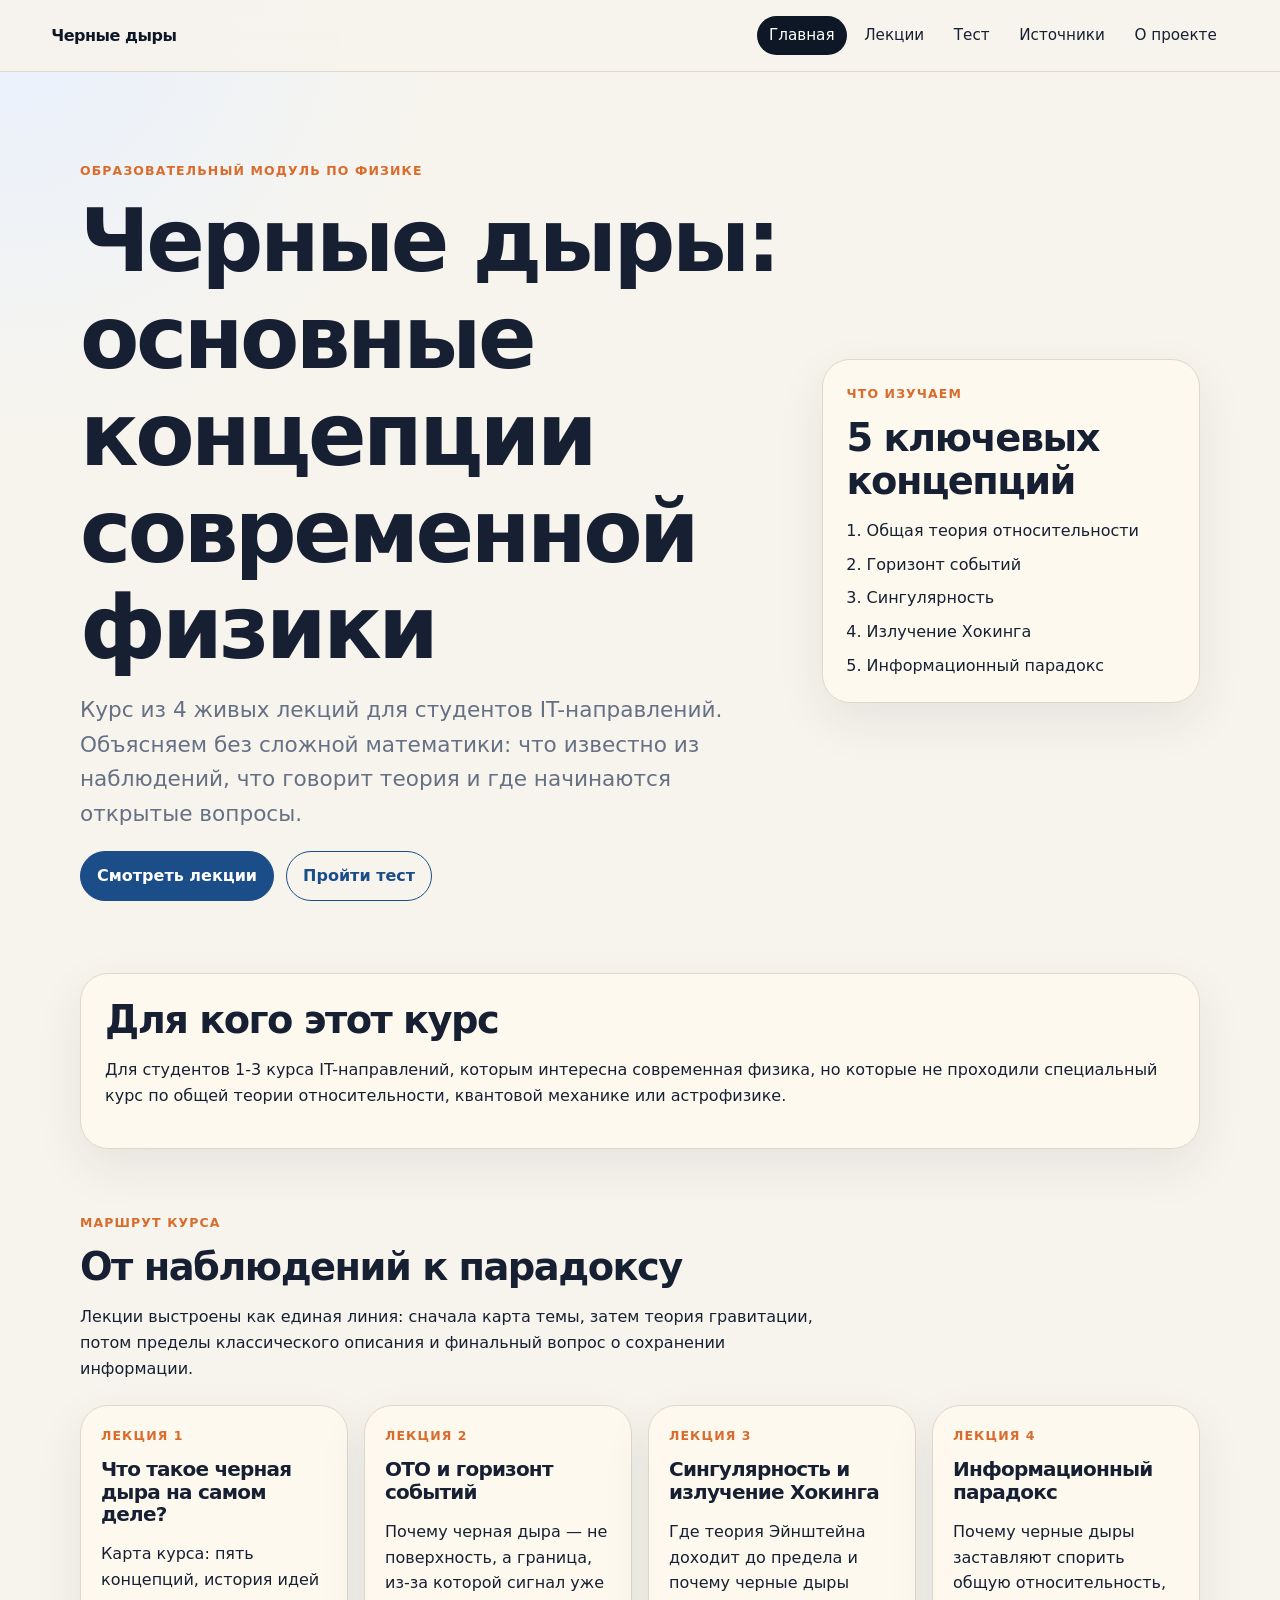
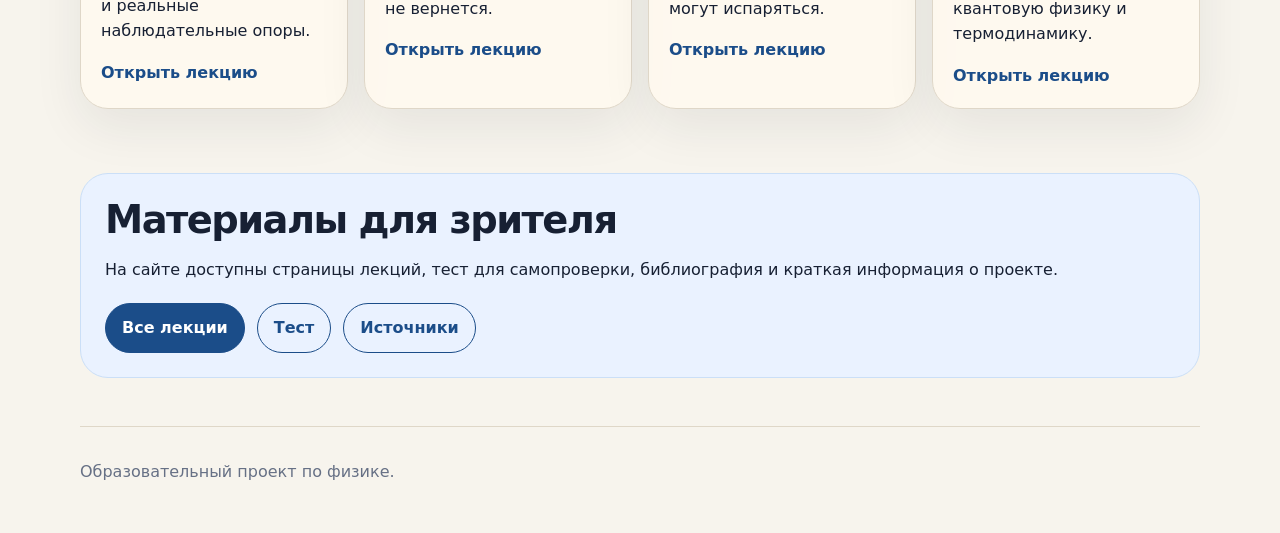
<file: site/index.html>
<!doctype html>
<html lang="ru">
<head>
<meta charset="utf-8">
<meta name="viewport" content="width=device-width, initial-scale=1">
<title>Черные дыры — образовательный модуль</title>
<meta name="description" content="Образовательный модуль по физике черных дыр для студентов IT-направлений.">
<link rel="stylesheet" href="styles/main.css">
</head>
<body>
<header class="site-header">
<a class="brand" href="index.html">Черные дыры</a>
<nav class="site-nav" aria-label="Основная навигация">
<a class="active" href="index.html">Главная</a>
<a href="lectures/index.html">Лекции</a>
<a href="test/index.html">Тест</a>
<a href="sources/index.html">Источники</a>
<a href="about.html">О проекте</a>
</nav>
</header>
<main>
<section class="hero">
<div>
<p class="eyebrow">Образовательный модуль по физике</p>
<h1>Черные дыры: основные концепции современной физики</h1>
<p class="lead">Курс из 4 живых лекций для студентов IT-направлений. Объясняем без сложной математики: что известно из наблюдений, что говорит теория и где начинаются открытые вопросы.</p>
<div class="hero-actions">
<a class="button" href="lectures/index.html">Смотреть лекции</a>
<a class="button secondary" href="test/index.html">Пройти тест</a>
</div>
</div>
<aside class="hero-panel">
<p class="eyebrow">Что изучаем</p>
<h2>5 ключевых концепций</h2>
<ol class="concept-list">
<li>Общая теория относительности</li>
<li>Горизонт событий</li>
<li>Сингулярность</li>
<li>Излучение Хокинга</li>
<li>Информационный парадокс</li>
</ol>
</aside>
</section>
<section class="section">
<div class="info-box">
<h2>Для кого этот курс</h2>
<p>Для студентов 1-3 курса IT-направлений, которым интересна современная физика, но которые не проходили специальный курс по общей теории относительности, квантовой механике или астрофизике.</p>
</div>
</section>
<section class="section">
<div class="section-heading">
<p class="eyebrow">Маршрут курса</p>
<h2>От наблюдений к парадоксу</h2>
<p>Лекции выстроены как единая линия: сначала карта темы, затем теория гравитации, потом пределы классического описания и финальный вопрос о сохранении информации.</p>
</div>
<div class="card-grid">
<article class="card">
<p class="eyebrow">Лекция 1</p>
<h3>Что такое черная дыра на самом деле?</h3>
<p>Карта курса: пять концепций, история идей и реальные наблюдательные опоры.</p>
<a class="text-link" href="lectures/lecture1.html">Открыть лекцию</a>
</article>
<article class="card">
<p class="eyebrow">Лекция 2</p>
<h3>ОТО и горизонт событий</h3>
<p>Почему черная дыра — не поверхность, а граница, из-за которой сигнал уже не вернется.</p>
<a class="text-link" href="lectures/lecture2.html">Открыть лекцию</a>
</article>
<article class="card">
<p class="eyebrow">Лекция 3</p>
<h3>Сингулярность и излучение Хокинга</h3>
<p>Где теория Эйнштейна доходит до предела и почему черные дыры могут испаряться.</p>
<a class="text-link" href="lectures/lecture3.html">Открыть лекцию</a>
</article>
<article class="card">
<p class="eyebrow">Лекция 4</p>
<h3>Информационный парадокс</h3>
<p>Почему черные дыры заставляют спорить общую относительность, квантовую физику и термодинамику.</p>
<a class="text-link" href="lectures/lecture4.html">Открыть лекцию</a>
</article>
</div>
</section>
<section class="section accent">
<h2>Материалы для зрителя</h2>
<p>На сайте доступны страницы лекций, тест для самопроверки, библиография и краткая информация о проекте.</p>
<div class="button-row">
<a class="button" href="lectures/index.html">Все лекции</a>
<a class="button secondary" href="test/index.html">Тест</a>
<a class="button secondary" href="sources/index.html">Источники</a>
</div>
</section>
</main>
<footer class="site-footer">
<p>Образовательный проект по физике.</p>
</footer>
</body>
</html>
</file>
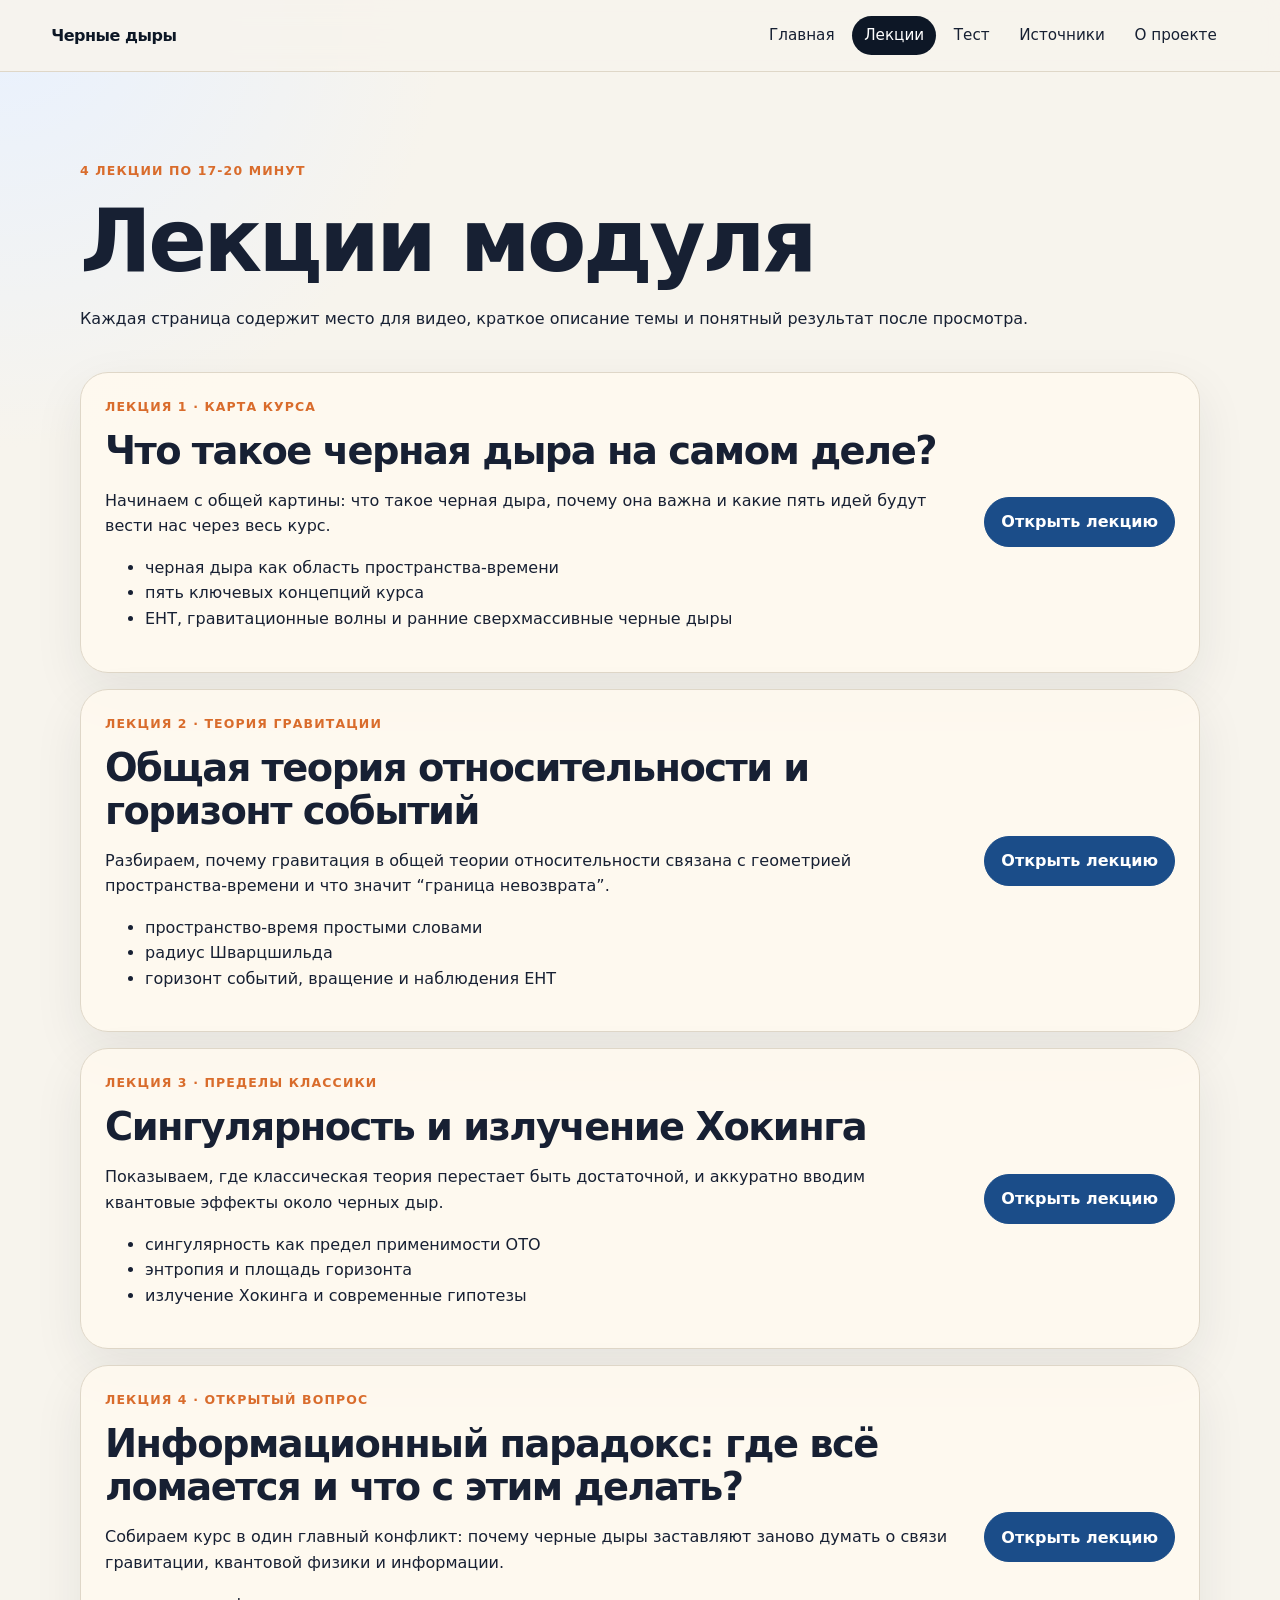
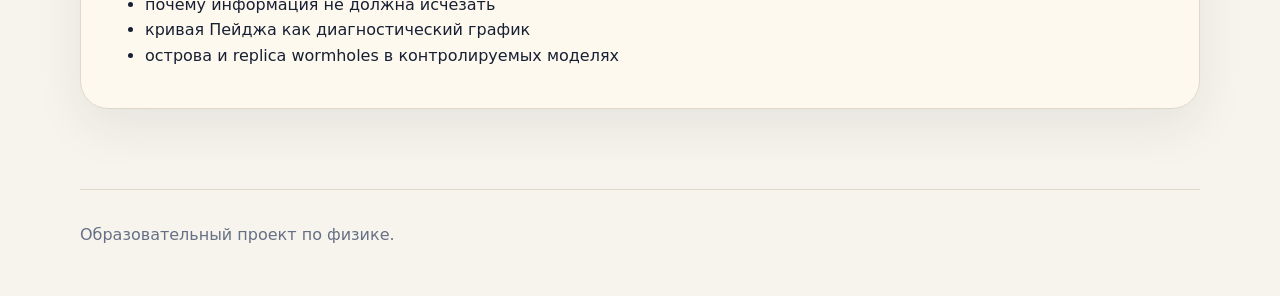
<file: site/lectures/index.html>
<!doctype html>
<html lang="ru">
<head>
<meta charset="utf-8">
<meta name="viewport" content="width=device-width, initial-scale=1">
<title>Лекции — Черные дыры</title>
<link rel="stylesheet" href="../styles/main.css">
</head>
<body>
<header class="site-header"><a class="brand" href="../index.html">Черные дыры</a><nav class="site-nav"><a href="../index.html">Главная</a><a class="active" href="index.html">Лекции</a><a href="../test/index.html">Тест</a><a href="../sources/index.html">Источники</a><a href="../about.html">О проекте</a></nav></header>
<main>
<section class="page-title compact-title">
<p class="eyebrow">4 лекции по 17-20 минут</p>
<h1>Лекции модуля</h1>
<p>Каждая страница содержит место для видео, краткое описание темы и понятный результат после просмотра.</p>
</section>
<section class="stack">
<article class="wide-card">
<div>
<p class="eyebrow">Лекция 1 · карта курса</p>
<h2>Что такое черная дыра на самом деле?</h2>
<p>Начинаем с общей картины: что такое черная дыра, почему она важна и какие пять идей будут вести нас через весь курс.</p>
<ul><li>черная дыра как область пространства-времени</li><li>пять ключевых концепций курса</li><li>EHT, гравитационные волны и ранние сверхмассивные черные дыры</li></ul>
</div>
<div class="button-column">
<a class="button" href="lecture1.html">Открыть лекцию</a>
</div>
</article>
<article class="wide-card">
<div>
<p class="eyebrow">Лекция 2 · теория гравитации</p>
<h2>Общая теория относительности и горизонт событий</h2>
<p>Разбираем, почему гравитация в общей теории относительности связана с геометрией пространства-времени и что значит “граница невозврата”.</p>
<ul><li>пространство-время простыми словами</li><li>радиус Шварцшильда</li><li>горизонт событий, вращение и наблюдения EHT</li></ul>
</div>
<div class="button-column">
<a class="button" href="lecture2.html">Открыть лекцию</a>
</div>
</article>
<article class="wide-card">
<div>
<p class="eyebrow">Лекция 3 · пределы классики</p>
<h2>Сингулярность и излучение Хокинга</h2>
<p>Показываем, где классическая теория перестает быть достаточной, и аккуратно вводим квантовые эффекты около черных дыр.</p>
<ul><li>сингулярность как предел применимости ОТО</li><li>энтропия и площадь горизонта</li><li>излучение Хокинга и современные гипотезы</li></ul>
</div>
<div class="button-column">
<a class="button" href="lecture3.html">Открыть лекцию</a>
</div>
</article>
<article class="wide-card">
<div>
<p class="eyebrow">Лекция 4 · открытый вопрос</p>
<h2>Информационный парадокс: где всё ломается и что с этим делать?</h2>
<p>Собираем курс в один главный конфликт: почему черные дыры заставляют заново думать о связи гравитации, квантовой физики и информации.</p>
<ul><li>почему информация не должна исчезать</li><li>кривая Пейджа как диагностический график</li><li>острова и replica wormholes в контролируемых моделях</li></ul>
</div>
<div class="button-column">
<a class="button" href="lecture4.html">Открыть лекцию</a>
</div>
</article>
</section>
</main>
<footer class="site-footer"><p>Образовательный проект по физике.</p></footer>
</body>
</html>
</file>
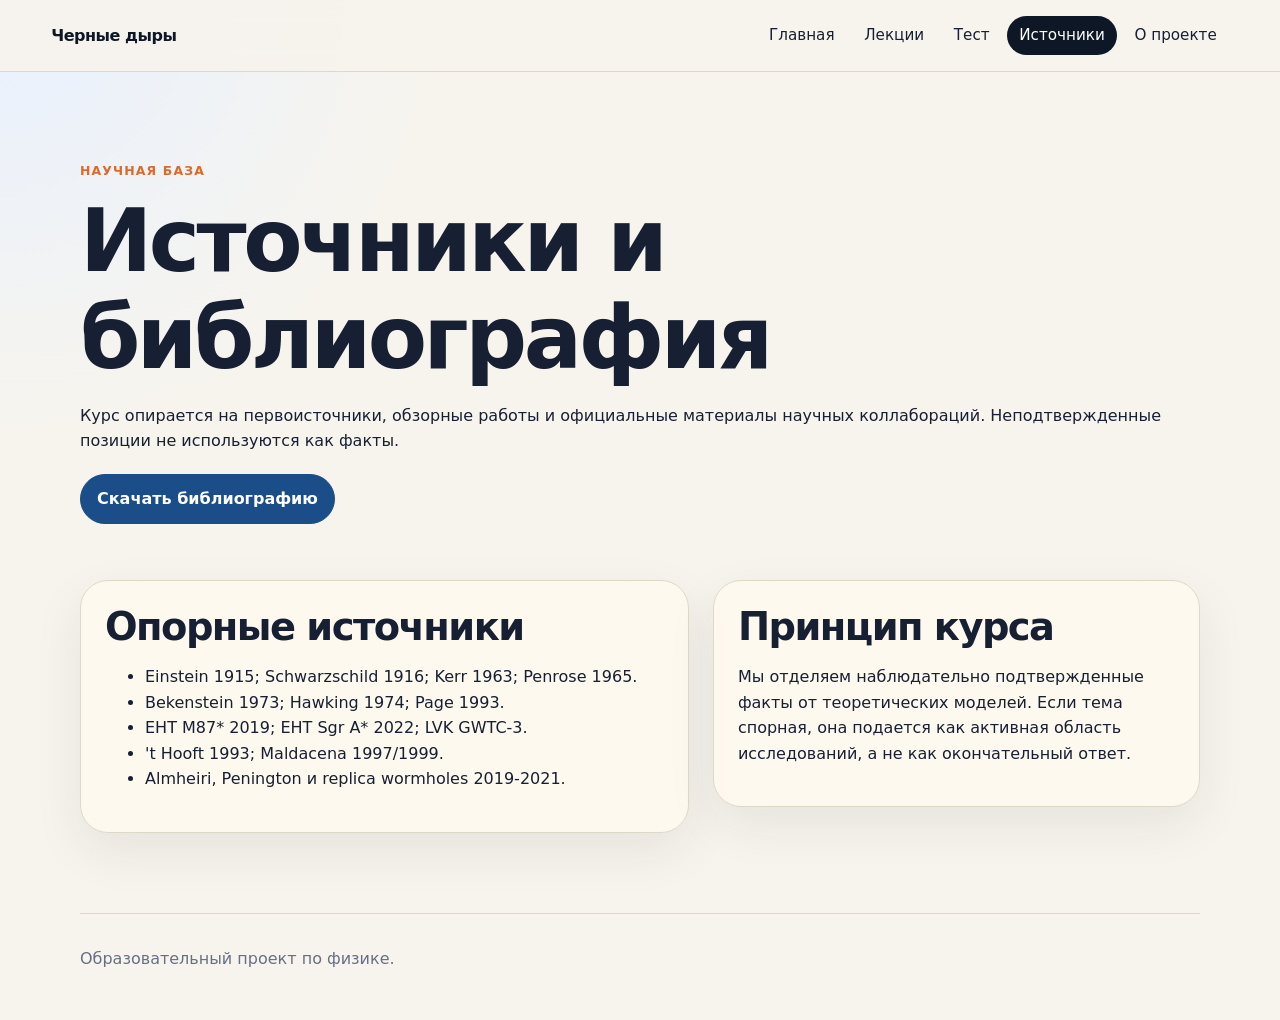
<file: site/sources/index.html>
<!doctype html>
<html lang="ru">
<head>
<meta charset="utf-8">
<meta name="viewport" content="width=device-width, initial-scale=1">
<title>Источники — Черные дыры</title>
<link rel="stylesheet" href="../styles/main.css">
</head>
<body>
<header class="site-header">
<a class="brand" href="../index.html">Черные дыры</a>
<nav class="site-nav">
<a href="../index.html">Главная</a>
<a href="../lectures/index.html">Лекции</a>
<a href="../test/index.html">Тест</a>
<a class="active" href="index.html">Источники</a>
<a href="../about.html">О проекте</a>
</nav>
</header>
<main>
<section class="page-title compact-title">
<p class="eyebrow">Научная база</p>
<h1>Источники и библиография</h1>
<p>Курс опирается на первоисточники, обзорные работы и официальные материалы научных коллабораций. Неподтвержденные позиции не используются как факты.</p>
<div class="button-row">
<a class="button" href="../assets/documents/BIBLIOGRAPHY.txt">Скачать библиографию</a>
</div>
</section>
<section class="section two-column">
<div class="content-card">
<h2>Опорные источники</h2>
<ul>
<li>Einstein 1915; Schwarzschild 1916; Kerr 1963; Penrose 1965.</li>
<li>Bekenstein 1973; Hawking 1974; Page 1993.</li>
<li>EHT M87* 2019; EHT Sgr A* 2022; LVK GWTC-3.</li>
<li>'t Hooft 1993; Maldacena 1997/1999.</li>
<li>Almheiri, Penington и replica wormholes 2019-2021.</li>
</ul>
</div>
<div class="content-card">
<h2>Принцип курса</h2>
<p>Мы отделяем наблюдательно подтвержденные факты от теоретических моделей. Если тема спорная, она подается как активная область исследований, а не как окончательный ответ.</p>
</div>
</section>
</main>
<footer class="site-footer">
<p>Образовательный проект по физике.</p>
</footer>
</body>
</html>
</file>
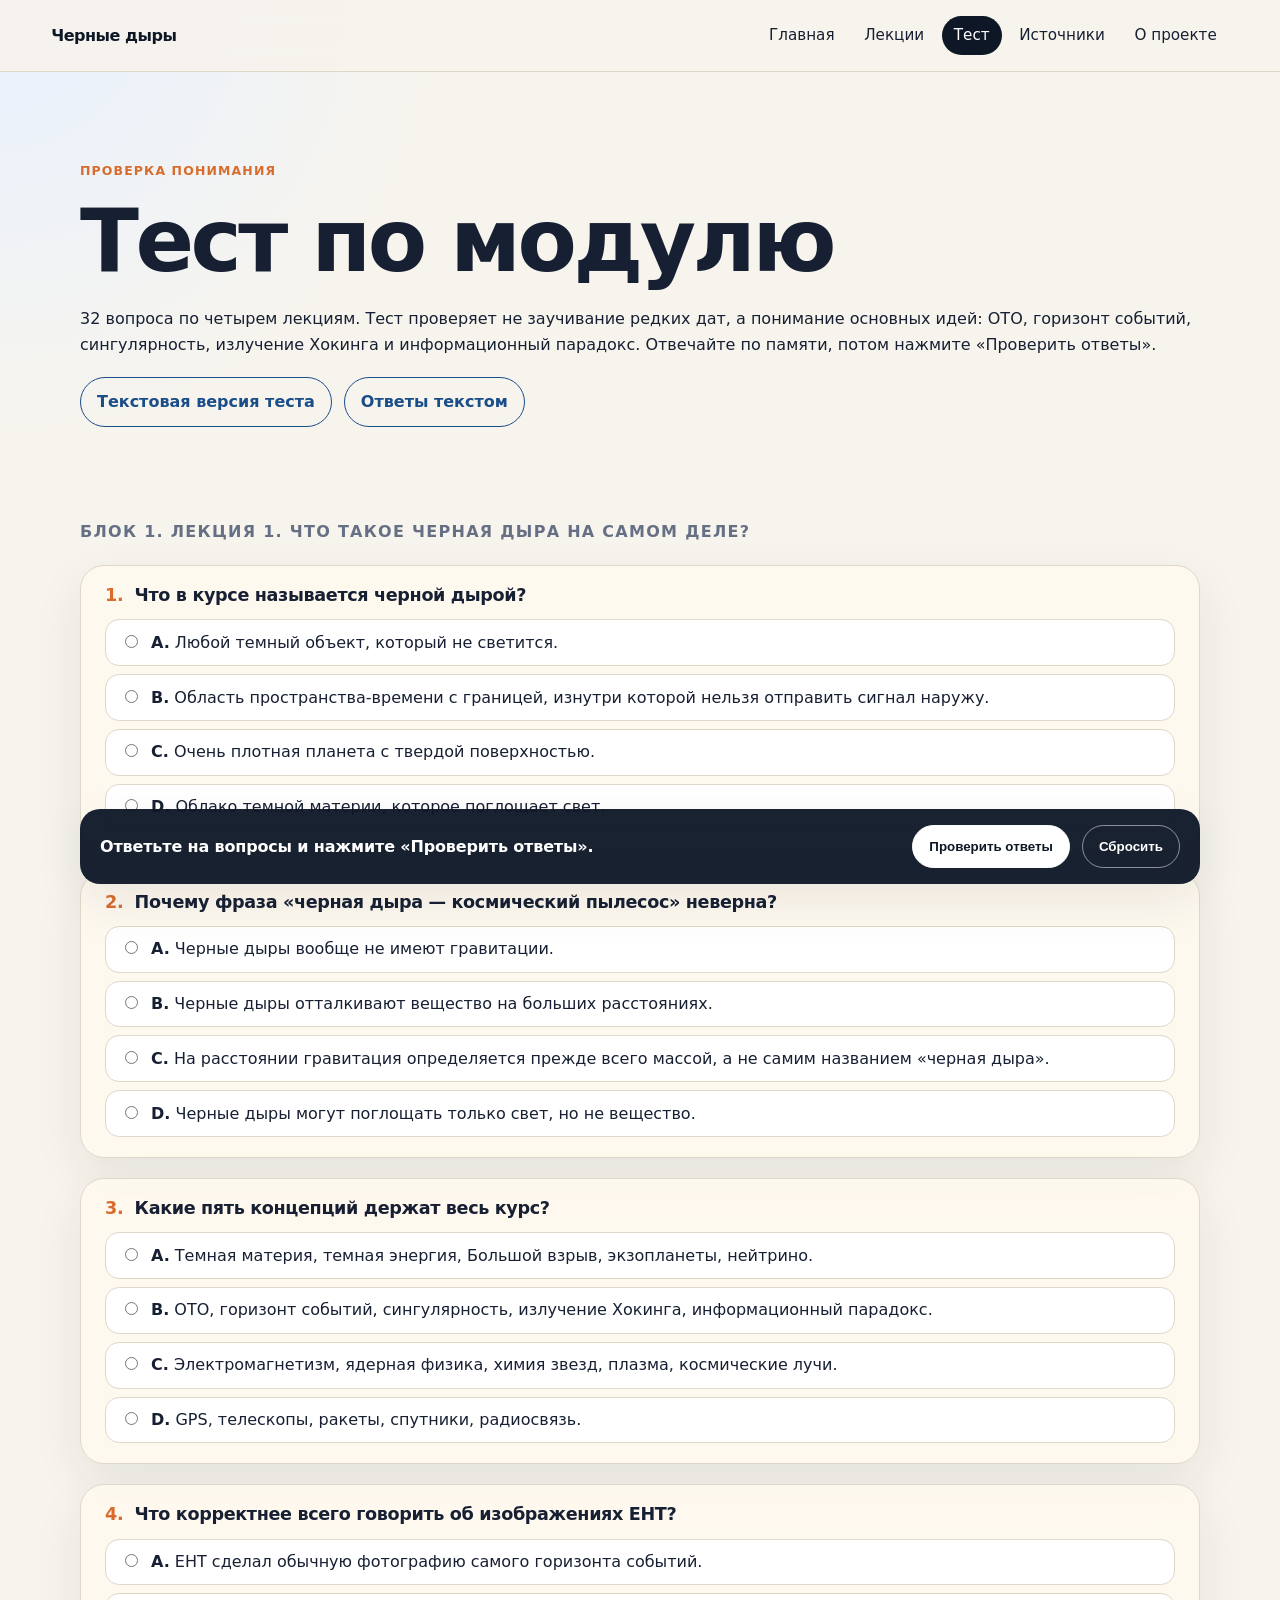
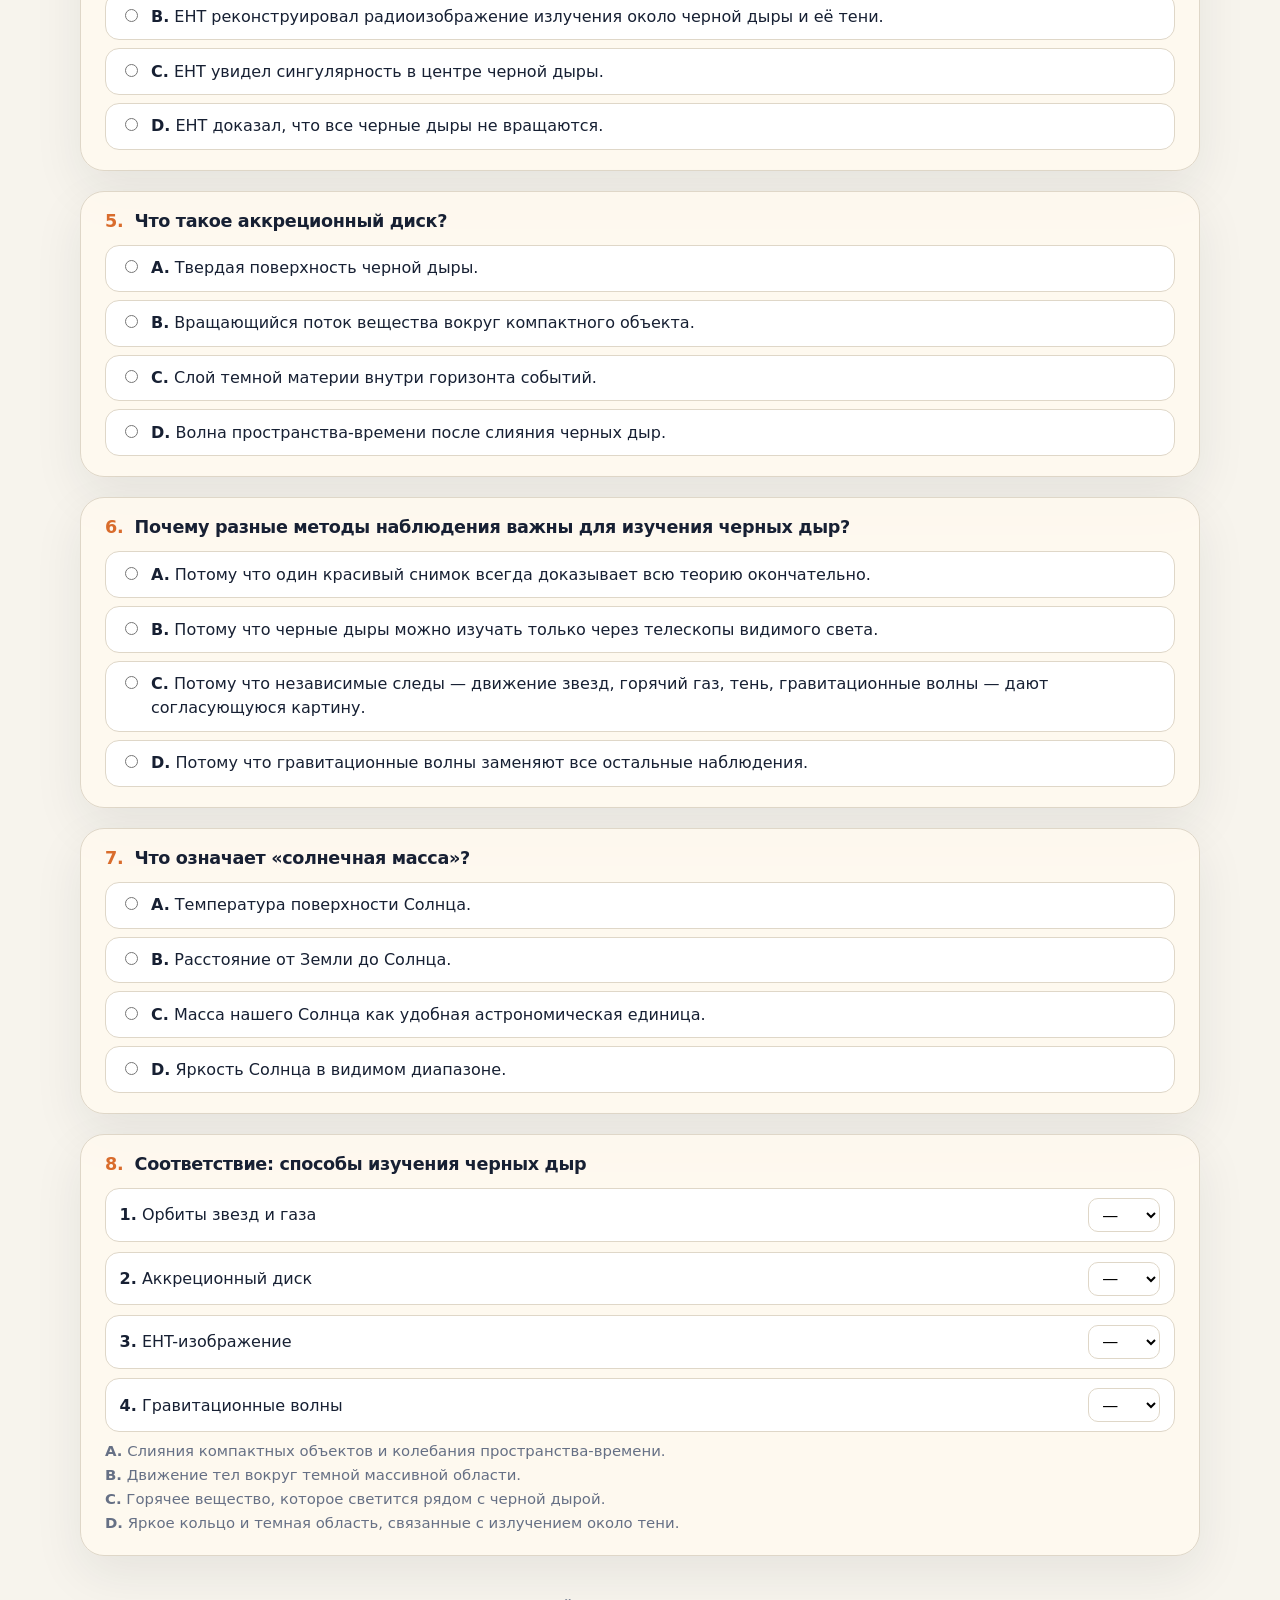
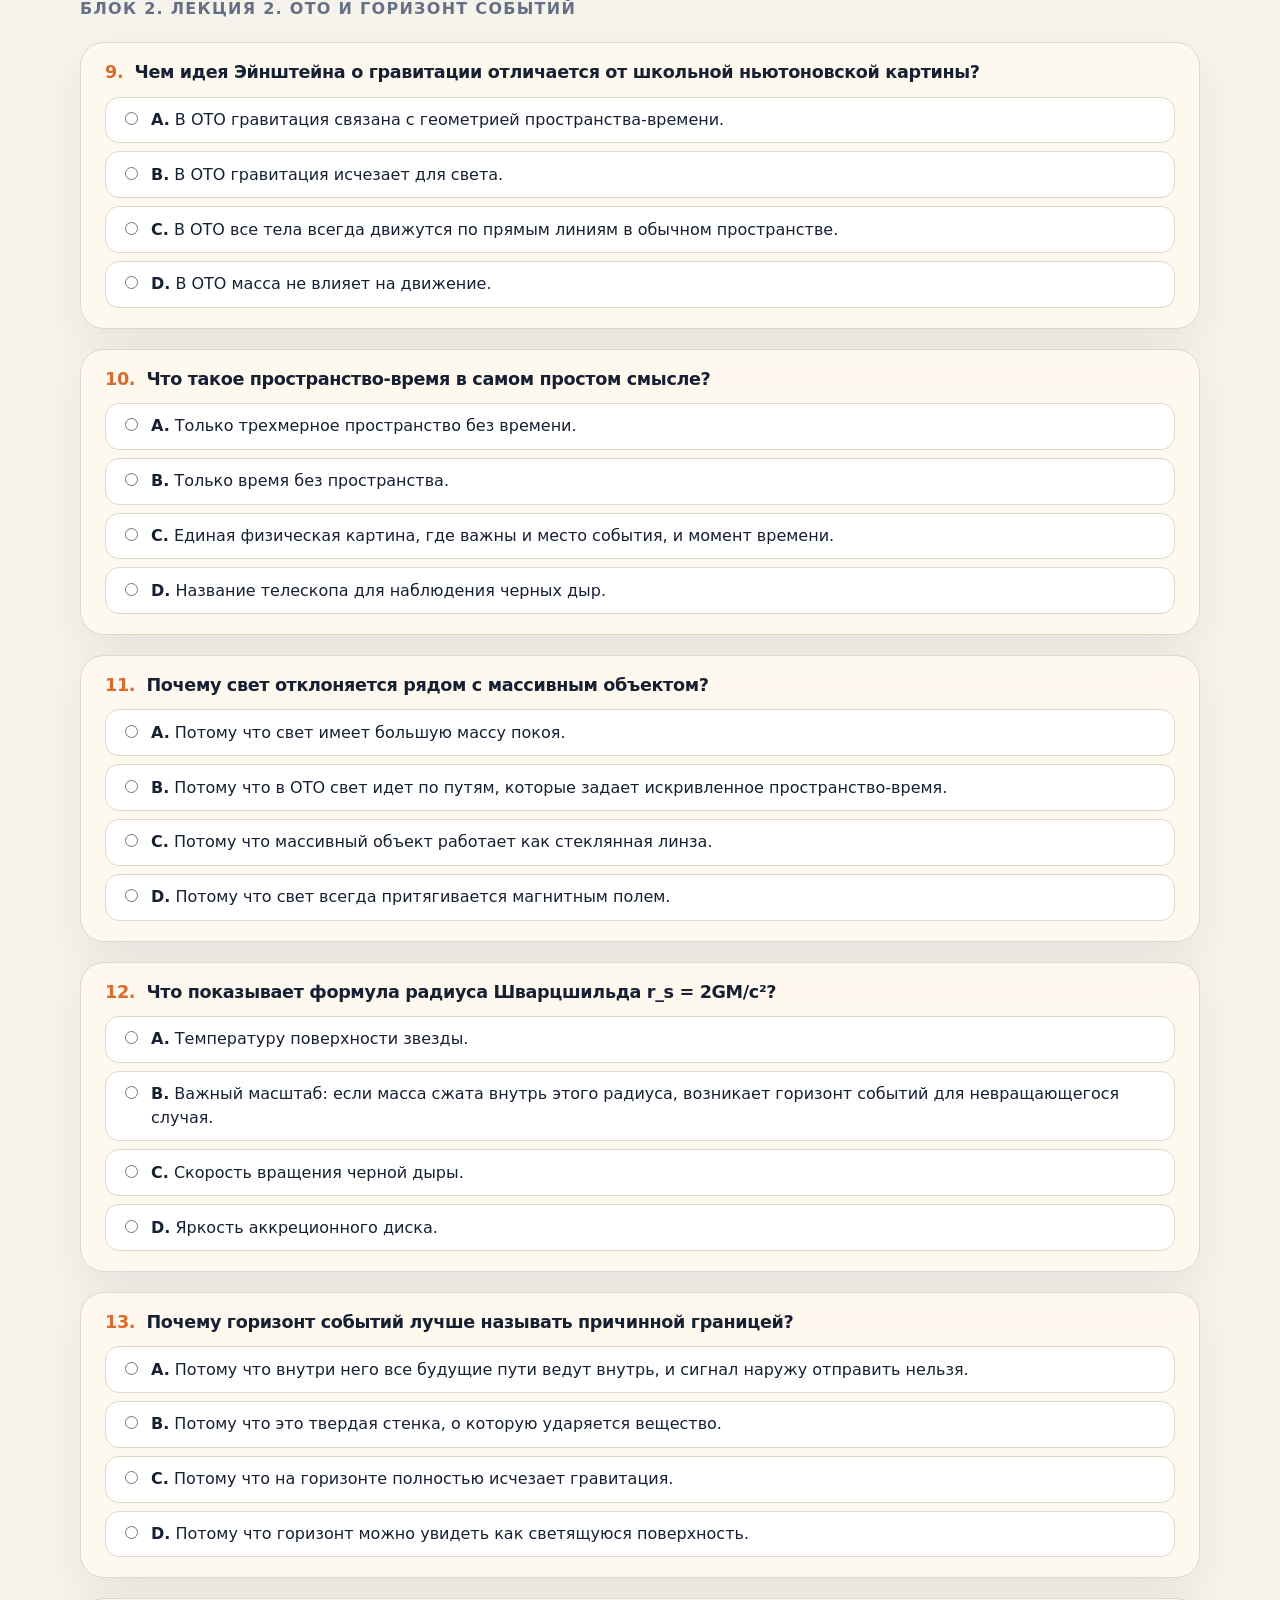
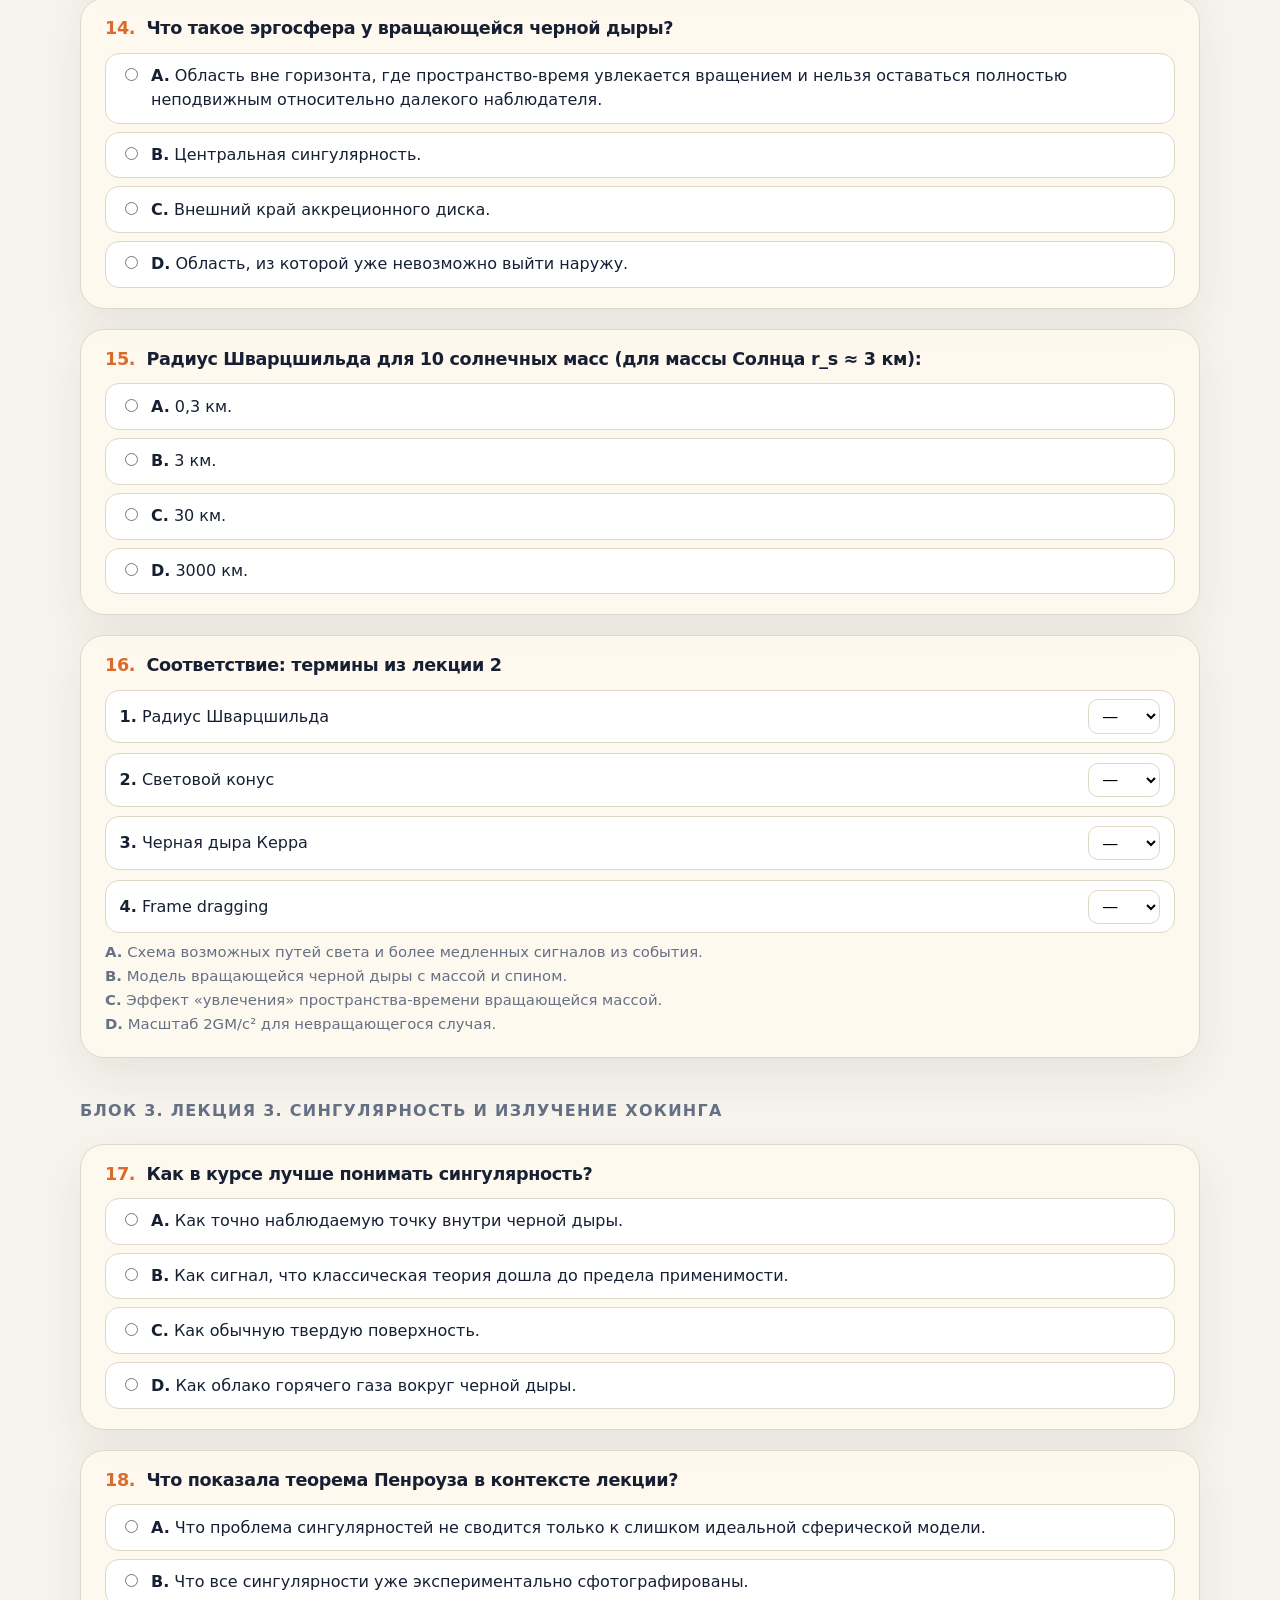
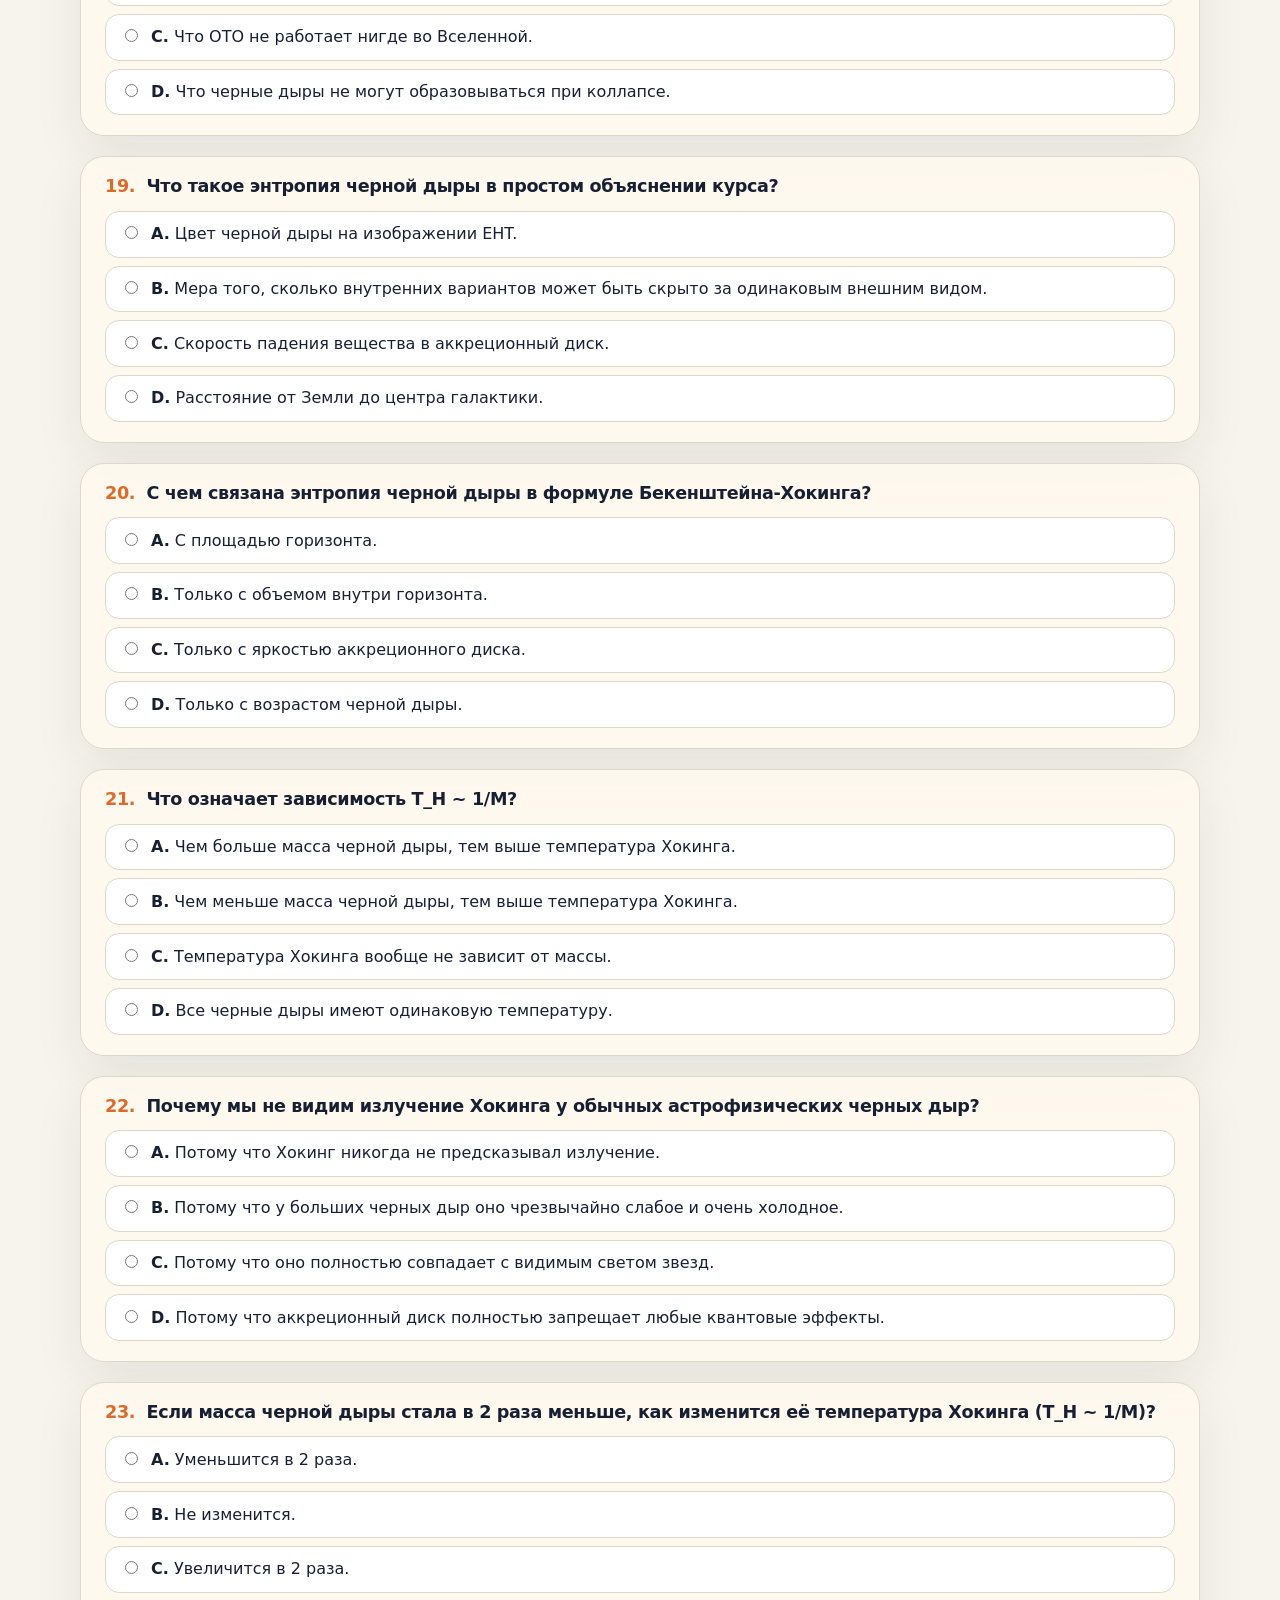
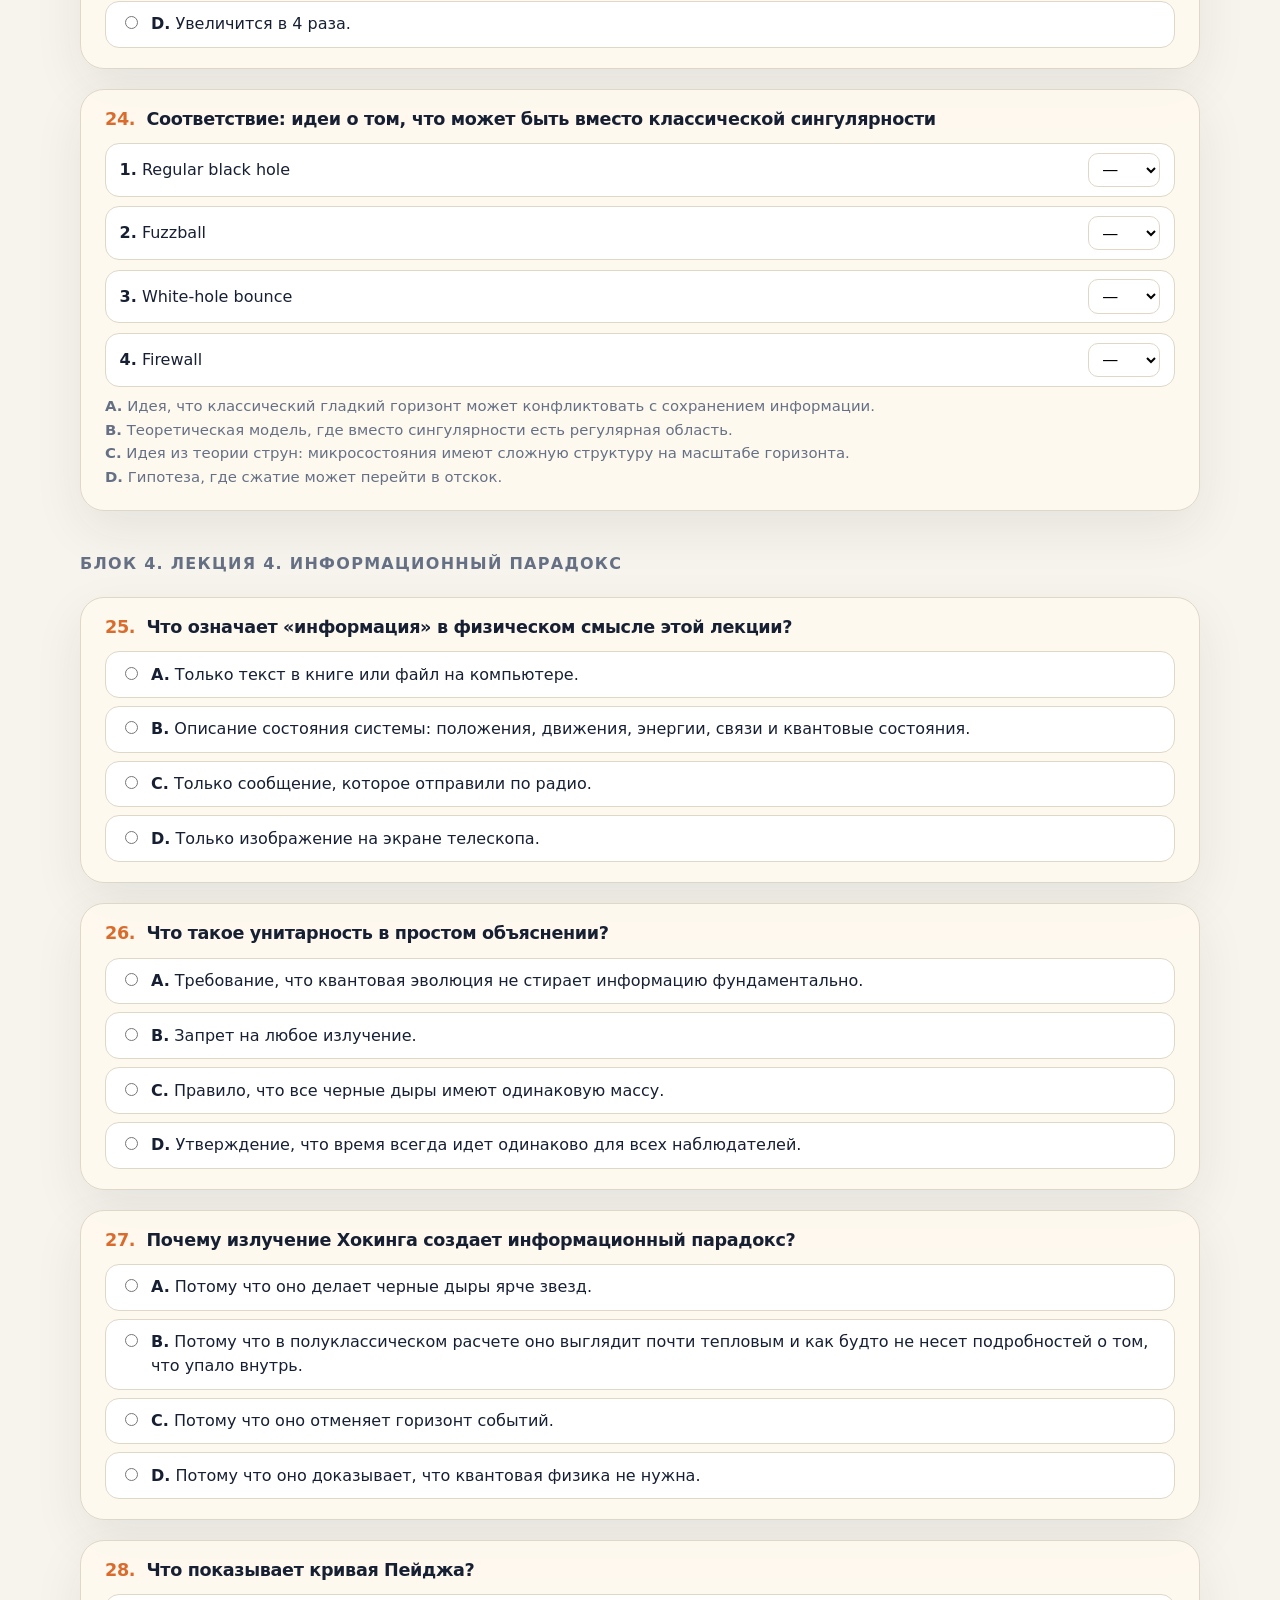
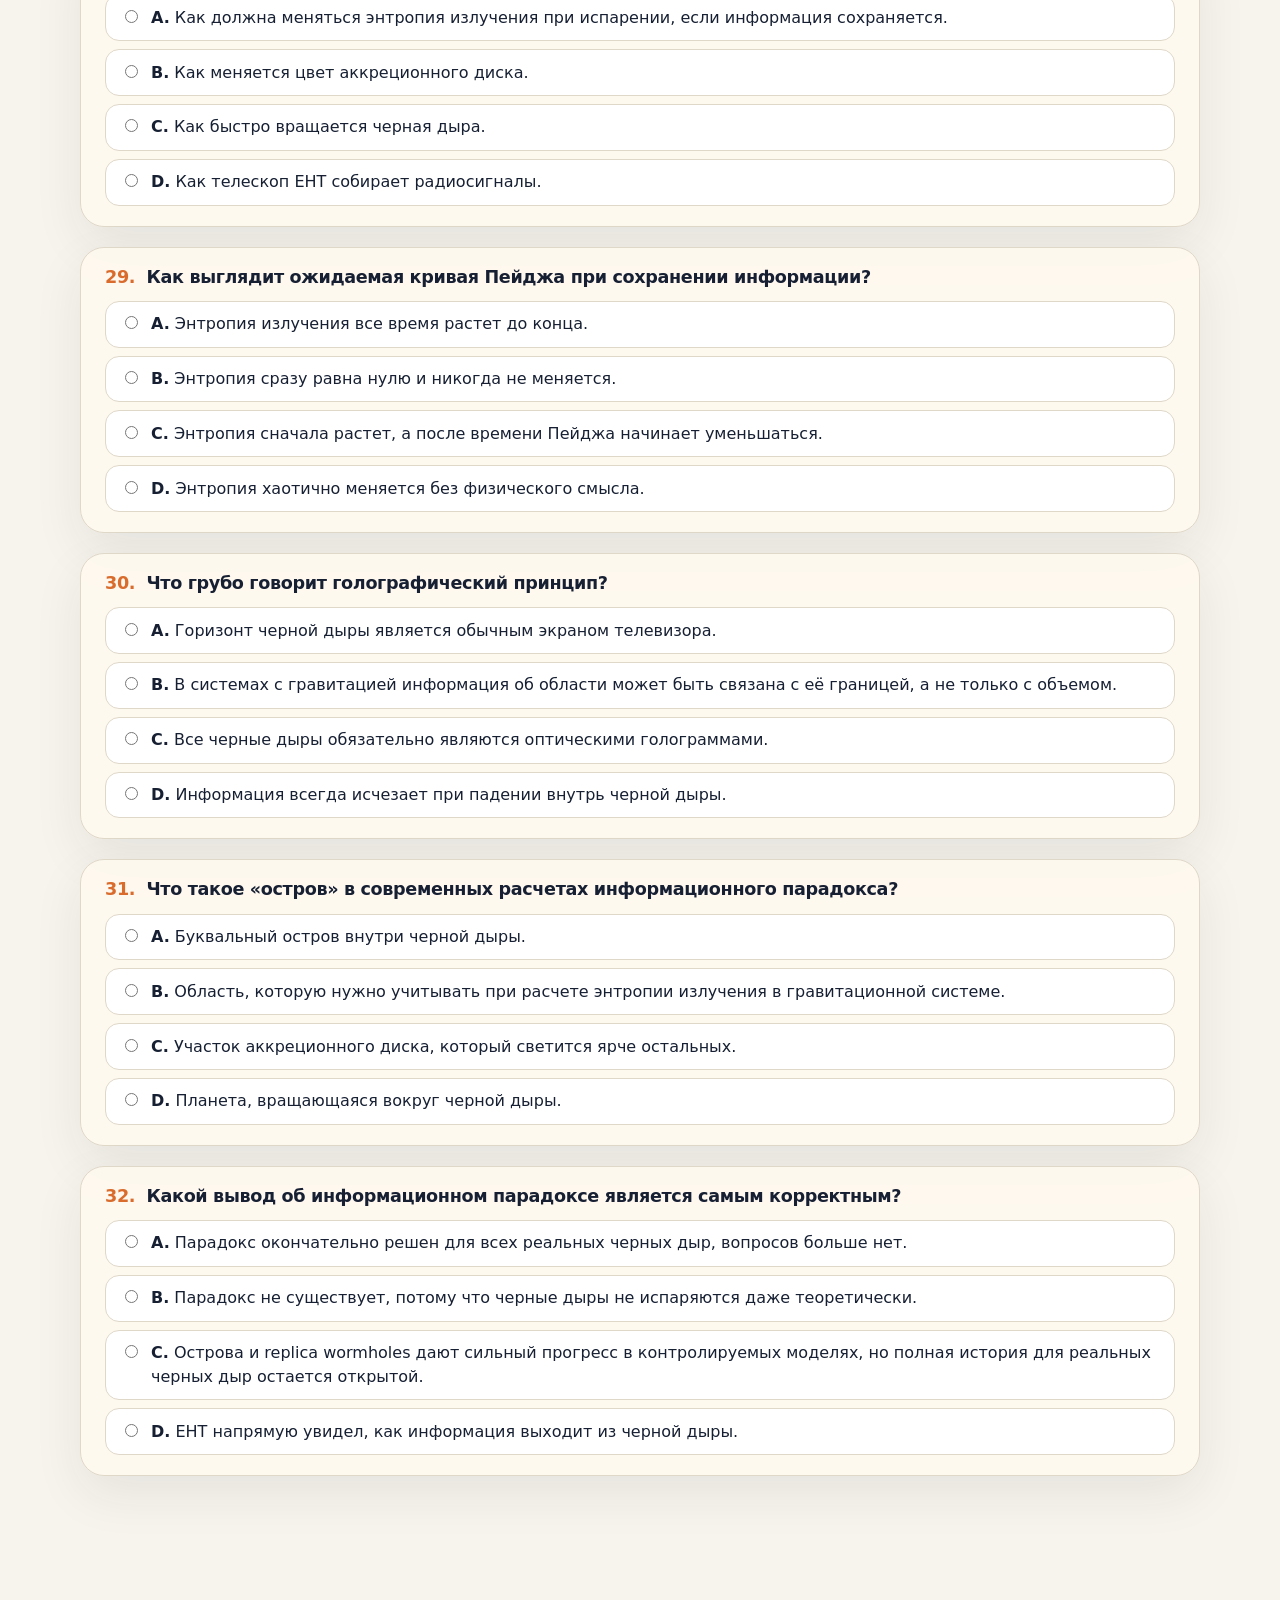
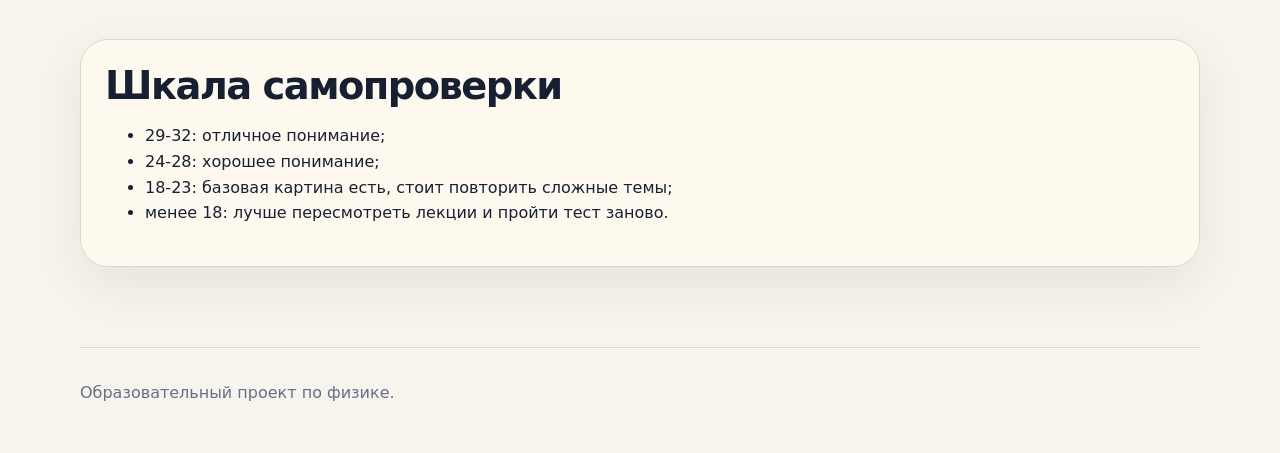
<file: site/test/index.html>
<!doctype html>
<html lang="ru">
<head>
<meta charset="utf-8">
<meta name="viewport" content="width=device-width, initial-scale=1">
<title>Тест — Черные дыры</title>
<link rel="stylesheet" href="../styles/main.css">
<style>
.quiz{display:grid;gap:1.25rem;margin-top:1rem}
.q-card{background:rgba(255,250,240,.88);border:1px solid var(--line);border-radius:24px;box-shadow:var(--shadow);padding:1.25rem 1.5rem}
.q-card h3{margin:0 0 .85rem;font-size:1.1rem;letter-spacing:-.02em}
.q-num{color:var(--orange);font-weight:850;margin-right:.35rem}
.q-options{display:grid;gap:.5rem;margin:.25rem 0 0}
.q-options label{display:flex;gap:.65rem;align-items:flex-start;padding:.65rem .85rem;border:1px solid var(--line);border-radius:14px;background:#fff;cursor:pointer;line-height:1.5}
.q-options input[type=radio]{margin-top:.25rem;accent-color:var(--accent)}
.q-options label:hover{border-color:var(--accent)}
.q-options label.is-correct{border-color:#2f7a3d;background:#eaf6ec}
.q-options label.is-wrong{border-color:#b3261e;background:#fbeceb}
.q-match{display:grid;gap:.6rem;margin-top:.25rem}
.q-match-row{display:grid;grid-template-columns:1fr auto;gap:.75rem;align-items:center;padding:.55rem .85rem;border:1px solid var(--line);border-radius:14px;background:#fff}
.q-match-row.is-correct{border-color:#2f7a3d;background:#eaf6ec}
.q-match-row.is-wrong{border-color:#b3261e;background:#fbeceb}
.q-match-row select{font:inherit;padding:.35rem .55rem;border-radius:10px;border:1px solid var(--line);background:#fff;min-width:4.5rem}
.q-explain{display:none;margin-top:.85rem;padding:.75rem 1rem;border-radius:14px;background:#eaf2ff;border:1px solid #cbdff7;font-size:.95rem}
.q-explain.show{display:block}
.q-explain strong{color:var(--accent)}
.quiz-bar{position:sticky;bottom:1rem;display:flex;flex-wrap:wrap;gap:.75rem;align-items:center;justify-content:space-between;padding:1rem 1.25rem;border-radius:20px;background:rgba(13,23,38,.95);color:#fff;box-shadow:var(--shadow);margin-top:1.5rem}
.quiz-bar .button{background:#fff;color:var(--dark);border-color:#fff}
.quiz-bar .button.secondary{background:transparent;color:#fff;border-color:rgba(255,255,255,.5)}
.quiz-result{font-weight:850;letter-spacing:-.01em}
.quiz-result .score{font-size:1.4rem}
.quiz-result .grade{display:block;font-weight:600;opacity:.85;font-size:.92rem;margin-top:.15rem}
.block-title{margin:1.5rem 0 .25rem;font-size:1rem;letter-spacing:.08em;text-transform:uppercase;color:var(--muted);font-weight:850}
</style>
</head>
<body>
<header class="site-header">
<a class="brand" href="../index.html">Черные дыры</a>
<nav class="site-nav">
<a href="../index.html">Главная</a>
<a href="../lectures/index.html">Лекции</a>
<a class="active" href="index.html">Тест</a>
<a href="../sources/index.html">Источники</a>
<a href="../about.html">О проекте</a>
</nav>
</header>
<main>
<section class="page-title compact-title">
<p class="eyebrow">Проверка понимания</p>
<h1>Тест по модулю</h1>
<p>32 вопроса по четырем лекциям. Тест проверяет не заучивание редких дат, а понимание основных идей: ОТО, горизонт событий, сингулярность, излучение Хокинга и информационный парадокс. Отвечайте по памяти, потом нажмите «Проверить ответы».</p>
<div class="button-row">
<a class="button secondary" href="../assets/documents/TEST.txt">Текстовая версия теста</a>
<a class="button secondary" href="../assets/documents/ANSWER_KEY.txt">Ответы текстом</a>
</div>
</section>

<section class="section">
<form id="quiz" class="quiz" novalidate></form>
<div class="quiz-bar">
<div class="quiz-result" id="result" aria-live="polite">Ответьте на вопросы и нажмите «Проверить ответы».</div>
<div class="button-row" style="margin:0">
<button type="button" class="button" id="check-btn">Проверить ответы</button>
<button type="button" class="button secondary" id="reset-btn">Сбросить</button>
</div>
</div>
</section>

<section class="section">
<div class="content-card">
<h2>Шкала самопроверки</h2>
<ul>
<li>29-32: отличное понимание;</li>
<li>24-28: хорошее понимание;</li>
<li>18-23: базовая картина есть, стоит повторить сложные темы;</li>
<li>менее 18: лучше пересмотреть лекции и пройти тест заново.</li>
</ul>
</div>
</section>
</main>
<footer class="site-footer">
<p>Образовательный проект по физике.</p>
</footer>

<script>
const BLOCKS = [
  {title:"Блок 1. Лекция 1. Что такое черная дыра на самом деле?", questions:[
    {n:1,type:"single",q:"Что в курсе называется черной дырой?",
      options:{A:"Любой темный объект, который не светится.",B:"Область пространства-времени с границей, изнутри которой нельзя отправить сигнал наружу.",C:"Очень плотная планета с твердой поверхностью.",D:"Облако темной материи, которое поглощает свет."},
      correct:"B",explain:"Черная дыра в курсе определяется через область пространства-времени и границу невозврата, а не через цвет или поверхность."},
    {n:2,type:"single",q:"Почему фраза «черная дыра — космический пылесос» неверна?",
      options:{A:"Черные дыры вообще не имеют гравитации.",B:"Черные дыры отталкивают вещество на больших расстояниях.",C:"На расстоянии гравитация определяется прежде всего массой, а не самим названием «черная дыра».",D:"Черные дыры могут поглощать только свет, но не вещество."},
      correct:"C",explain:"Черная дыра не «засасывает все вокруг» автоматически; на расстоянии важна масса объекта."},
    {n:3,type:"single",q:"Какие пять концепций держат весь курс?",
      options:{A:"Темная материя, темная энергия, Большой взрыв, экзопланеты, нейтрино.",B:"ОТО, горизонт событий, сингулярность, излучение Хокинга, информационный парадокс.",C:"Электромагнетизм, ядерная физика, химия звезд, плазма, космические лучи.",D:"GPS, телескопы, ракеты, спутники, радиосвязь."},
      correct:"B",explain:"Пять концепций курса: ОТО, горизонт событий, сингулярность, излучение Хокинга, информационный парадокс."},
    {n:4,type:"single",q:"Что корректнее всего говорить об изображениях EHT?",
      options:{A:"EHT сделал обычную фотографию самого горизонта событий.",B:"EHT реконструировал радиоизображение излучения около черной дыры и её тени.",C:"EHT увидел сингулярность в центре черной дыры.",D:"EHT доказал, что все черные дыры не вращаются."},
      correct:"B",explain:"Корректная формулировка: EHT реконструировал радиоизображение излучения около тени черной дыры, а не сфотографировал сам горизонт."},
    {n:5,type:"single",q:"Что такое аккреционный диск?",
      options:{A:"Твердая поверхность черной дыры.",B:"Вращающийся поток вещества вокруг компактного объекта.",C:"Слой темной материи внутри горизонта событий.",D:"Волна пространства-времени после слияния черных дыр."},
      correct:"B",explain:"Аккреционный диск — это вращающийся поток вещества вокруг компактного объекта."},
    {n:6,type:"single",q:"Почему разные методы наблюдения важны для изучения черных дыр?",
      options:{A:"Потому что один красивый снимок всегда доказывает всю теорию окончательно.",B:"Потому что черные дыры можно изучать только через телескопы видимого света.",C:"Потому что независимые следы — движение звезд, горячий газ, тень, гравитационные волны — дают согласующуюся картину.",D:"Потому что гравитационные волны заменяют все остальные наблюдения."},
      correct:"C",explain:"Надежность картины усиливается тем, что разные независимые методы дают согласующиеся результаты."},
    {n:7,type:"single",q:"Что означает «солнечная масса»?",
      options:{A:"Температура поверхности Солнца.",B:"Расстояние от Земли до Солнца.",C:"Масса нашего Солнца как удобная астрономическая единица.",D:"Яркость Солнца в видимом диапазоне."},
      correct:"C",explain:"Солнечная масса — удобная единица массы, равная массе Солнца."},
    {n:8,type:"match",q:"Соответствие: способы изучения черных дыр",
      left:["Орбиты звезд и газа","Аккреционный диск","EHT-изображение","Гравитационные волны"],
      right:{A:"Слияния компактных объектов и колебания пространства-времени.",B:"Движение тел вокруг темной массивной области.",C:"Горячее вещество, которое светится рядом с черной дырой.",D:"Яркое кольцо и темная область, связанные с излучением около тени."},
      correct:["B","C","D","A"],explain:"1-B, 2-C, 3-D, 4-A."}
  ]},
  {title:"Блок 2. Лекция 2. ОТО и горизонт событий", questions:[
    {n:9,type:"single",q:"Чем идея Эйнштейна о гравитации отличается от школьной ньютоновской картины?",
      options:{A:"В ОТО гравитация связана с геометрией пространства-времени.",B:"В ОТО гравитация исчезает для света.",C:"В ОТО все тела всегда движутся по прямым линиям в обычном пространстве.",D:"В ОТО масса не влияет на движение."},
      correct:"A",explain:"В ОТО гравитация связана не только с силой, а с геометрией пространства-времени."},
    {n:10,type:"single",q:"Что такое пространство-время в самом простом смысле?",
      options:{A:"Только трехмерное пространство без времени.",B:"Только время без пространства.",C:"Единая физическая картина, где важны и место события, и момент времени.",D:"Название телескопа для наблюдения черных дыр."},
      correct:"C",explain:"Пространство-время объединяет вопрос «где?» и вопрос «когда?»."},
    {n:11,type:"single",q:"Почему свет отклоняется рядом с массивным объектом?",
      options:{A:"Потому что свет имеет большую массу покоя.",B:"Потому что в ОТО свет идет по путям, которые задает искривленное пространство-время.",C:"Потому что массивный объект работает как стеклянная линза.",D:"Потому что свет всегда притягивается магнитным полем."},
      correct:"B",explain:"Свет следует путям, которые задает искривленное пространство-время."},
    {n:12,type:"single",q:"Что показывает формула радиуса Шварцшильда r_s = 2GM/c²?",
      options:{A:"Температуру поверхности звезды.",B:"Важный масштаб: если масса сжата внутрь этого радиуса, возникает горизонт событий для невращающегося случая.",C:"Скорость вращения черной дыры.",D:"Яркость аккреционного диска."},
      correct:"B",explain:"Радиус Шварцшильда задает важный масштаб для невращающегося случая."},
    {n:13,type:"single",q:"Почему горизонт событий лучше называть причинной границей?",
      options:{A:"Потому что внутри него все будущие пути ведут внутрь, и сигнал наружу отправить нельзя.",B:"Потому что это твердая стенка, о которую ударяется вещество.",C:"Потому что на горизонте полностью исчезает гравитация.",D:"Потому что горизонт можно увидеть как светящуюся поверхность."},
      correct:"A",explain:"Горизонт событий — причинная граница: внутри сигнал наружу уже не отправить."},
    {n:14,type:"single",q:"Что такое эргосфера у вращающейся черной дыры?",
      options:{A:"Область вне горизонта, где пространство-время увлекается вращением и нельзя оставаться полностью неподвижным относительно далекого наблюдателя.",B:"Центральная сингулярность.",C:"Внешний край аккреционного диска.",D:"Область, из которой уже невозможно выйти наружу."},
      correct:"A",explain:"Эргосфера находится вне горизонта; из нее в принципе можно выйти, но нельзя оставаться неподвижным относительно далекого наблюдателя."},
    {n:15,type:"single",q:"Радиус Шварцшильда для 10 солнечных масс (для массы Солнца r_s ≈ 3 км):",
      options:{A:"0,3 км.",B:"3 км.",C:"30 км.",D:"3000 км."},
      correct:"C",explain:"Радиус пропорционален массе: 10 × 3 км ≈ 30 км."},
    {n:16,type:"match",q:"Соответствие: термины из лекции 2",
      left:["Радиус Шварцшильда","Световой конус","Черная дыра Керра","Frame dragging"],
      right:{A:"Схема возможных путей света и более медленных сигналов из события.",B:"Модель вращающейся черной дыры с массой и спином.",C:"Эффект «увлечения» пространства-времени вращающейся массой.",D:"Масштаб 2GM/c² для невращающегося случая."},
      correct:["D","A","B","C"],explain:"1-D, 2-A, 3-B, 4-C."}
  ]},
  {title:"Блок 3. Лекция 3. Сингулярность и излучение Хокинга", questions:[
    {n:17,type:"single",q:"Как в курсе лучше понимать сингулярность?",
      options:{A:"Как точно наблюдаемую точку внутри черной дыры.",B:"Как сигнал, что классическая теория дошла до предела применимости.",C:"Как обычную твердую поверхность.",D:"Как облако горячего газа вокруг черной дыры."},
      correct:"B",explain:"Сингулярность подается осторожно: как сигнал предела классической теории."},
    {n:18,type:"single",q:"Что показала теорема Пенроуза в контексте лекции?",
      options:{A:"Что проблема сингулярностей не сводится только к слишком идеальной сферической модели.",B:"Что все сингулярности уже экспериментально сфотографированы.",C:"Что ОТО не работает нигде во Вселенной.",D:"Что черные дыры не могут образовываться при коллапсе."},
      correct:"A",explain:"Теорема Пенроуза показывает, что проблема сингулярностей не сводится к идеальной сферической модели."},
    {n:19,type:"single",q:"Что такое энтропия черной дыры в простом объяснении курса?",
      options:{A:"Цвет черной дыры на изображении EHT.",B:"Мера того, сколько внутренних вариантов может быть скрыто за одинаковым внешним видом.",C:"Скорость падения вещества в аккреционный диск.",D:"Расстояние от Земли до центра галактики."},
      correct:"B",explain:"Энтропия — мера числа внутренних вариантов, скрытых за одинаковым внешним видом."},
    {n:20,type:"single",q:"С чем связана энтропия черной дыры в формуле Бекенштейна-Хокинга?",
      options:{A:"С площадью горизонта.",B:"Только с объемом внутри горизонта.",C:"Только с яркостью аккреционного диска.",D:"Только с возрастом черной дыры."},
      correct:"A",explain:"В формуле Бекенштейна-Хокинга энтропия связана с площадью горизонта."},
    {n:21,type:"single",q:"Что означает зависимость T_H ~ 1/M?",
      options:{A:"Чем больше масса черной дыры, тем выше температура Хокинга.",B:"Чем меньше масса черной дыры, тем выше температура Хокинга.",C:"Температура Хокинга вообще не зависит от массы.",D:"Все черные дыры имеют одинаковую температуру."},
      correct:"B",explain:"Если T_H обратно пропорциональна M, то меньшая черная дыра горячее."},
    {n:22,type:"single",q:"Почему мы не видим излучение Хокинга у обычных астрофизических черных дыр?",
      options:{A:"Потому что Хокинг никогда не предсказывал излучение.",B:"Потому что у больших черных дыр оно чрезвычайно слабое и очень холодное.",C:"Потому что оно полностью совпадает с видимым светом звезд.",D:"Потому что аккреционный диск полностью запрещает любые квантовые эффекты."},
      correct:"B",explain:"Для обычных астрофизических черных дыр излучение Хокинга крайне слабое и холодное."},
    {n:23,type:"single",q:"Если масса черной дыры стала в 2 раза меньше, как изменится её температура Хокинга (T_H ~ 1/M)?",
      options:{A:"Уменьшится в 2 раза.",B:"Не изменится.",C:"Увеличится в 2 раза.",D:"Увеличится в 4 раза."},
      correct:"C",explain:"При уменьшении массы в 2 раза температура по зависимости 1/M увеличится в 2 раза."},
    {n:24,type:"match",q:"Соответствие: идеи о том, что может быть вместо классической сингулярности",
      left:["Regular black hole","Fuzzball","White-hole bounce","Firewall"],
      right:{A:"Идея, что классический гладкий горизонт может конфликтовать с сохранением информации.",B:"Теоретическая модель, где вместо сингулярности есть регулярная область.",C:"Идея из теории струн: микросостояния имеют сложную структуру на масштабе горизонта.",D:"Гипотеза, где сжатие может перейти в отскок."},
      correct:["B","C","D","A"],explain:"1-B, 2-C, 3-D, 4-A."}
  ]},
  {title:"Блок 4. Лекция 4. Информационный парадокс", questions:[
    {n:25,type:"single",q:"Что означает «информация» в физическом смысле этой лекции?",
      options:{A:"Только текст в книге или файл на компьютере.",B:"Описание состояния системы: положения, движения, энергии, связи и квантовые состояния.",C:"Только сообщение, которое отправили по радио.",D:"Только изображение на экране телескопа."},
      correct:"B",explain:"В физике информация — это описание состояния системы, а не только текст или файл."},
    {n:26,type:"single",q:"Что такое унитарность в простом объяснении?",
      options:{A:"Требование, что квантовая эволюция не стирает информацию фундаментально.",B:"Запрет на любое излучение.",C:"Правило, что все черные дыры имеют одинаковую массу.",D:"Утверждение, что время всегда идет одинаково для всех наблюдателей."},
      correct:"A",explain:"Унитарность — квантовая эволюция не стирает информацию фундаментально."},
    {n:27,type:"single",q:"Почему излучение Хокинга создает информационный парадокс?",
      options:{A:"Потому что оно делает черные дыры ярче звезд.",B:"Потому что в полуклассическом расчете оно выглядит почти тепловым и как будто не несет подробностей о том, что упало внутрь.",C:"Потому что оно отменяет горизонт событий.",D:"Потому что оно доказывает, что квантовая физика не нужна."},
      correct:"B",explain:"Проблема возникает потому, что излучение Хокинга в полуклассическом расчете выглядит почти тепловым."},
    {n:28,type:"single",q:"Что показывает кривая Пейджа?",
      options:{A:"Как должна меняться энтропия излучения при испарении, если информация сохраняется.",B:"Как меняется цвет аккреционного диска.",C:"Как быстро вращается черная дыра.",D:"Как телескоп EHT собирает радиосигналы."},
      correct:"A",explain:"Кривая Пейджа показывает поведение энтропии излучения при испарении черной дыры."},
    {n:29,type:"single",q:"Как выглядит ожидаемая кривая Пейджа при сохранении информации?",
      options:{A:"Энтропия излучения все время растет до конца.",B:"Энтропия сразу равна нулю и никогда не меняется.",C:"Энтропия сначала растет, а после времени Пейджа начинает уменьшаться.",D:"Энтропия хаотично меняется без физического смысла."},
      correct:"C",explain:"При сохранении информации энтропия сначала растет, а после времени Пейджа уменьшается."},
    {n:30,type:"single",q:"Что грубо говорит голографический принцип?",
      options:{A:"Горизонт черной дыры является обычным экраном телевизора.",B:"В системах с гравитацией информация об области может быть связана с её границей, а не только с объемом.",C:"Все черные дыры обязательно являются оптическими голограммами.",D:"Информация всегда исчезает при падении внутрь черной дыры."},
      correct:"B",explain:"Голографический принцип связывает информацию в гравитационной системе с границей, а не только с объемом."},
    {n:31,type:"single",q:"Что такое «остров» в современных расчетах информационного парадокса?",
      options:{A:"Буквальный остров внутри черной дыры.",B:"Область, которую нужно учитывать при расчете энтропии излучения в гравитационной системе.",C:"Участок аккреционного диска, который светится ярче остальных.",D:"Планета, вращающаяся вокруг черной дыры."},
      correct:"B",explain:"Остров — не буквальное место, а область, которую нужно учитывать в расчете энтропии."},
    {n:32,type:"single",q:"Какой вывод об информационном парадоксе является самым корректным?",
      options:{A:"Парадокс окончательно решен для всех реальных черных дыр, вопросов больше нет.",B:"Парадокс не существует, потому что черные дыры не испаряются даже теоретически.",C:"Острова и replica wormholes дают сильный прогресс в контролируемых моделях, но полная история для реальных черных дыр остается открытой.",D:"EHT напрямую увидел, как информация выходит из черной дыры."},
      correct:"C",explain:"Современные расчеты с островами и replica wormholes дают сильный прогресс в контролируемых моделях, но не закрывают все вопросы о реальных черных дырах."}
  ]}
];

const LETTERS=["A","B","C","D"];
const form=document.getElementById("quiz");
const resultEl=document.getElementById("result");

function renderQuestion(item){
  const card=document.createElement("article");
  card.className="q-card";
  card.dataset.qn=item.n;
  card.dataset.type=item.type;
  const h=document.createElement("h3");
  h.innerHTML='<span class="q-num">'+item.n+'.</span> '+item.q;
  card.appendChild(h);
  if(item.type==="single"){
    const opts=document.createElement("div");
    opts.className="q-options";
    LETTERS.forEach(L=>{
      if(!item.options[L])return;
      const id="q"+item.n+"_"+L;
      const label=document.createElement("label");
      label.setAttribute("for",id);
      label.innerHTML='<input type="radio" id="'+id+'" name="q'+item.n+'" value="'+L+'"><span><strong>'+L+'.</strong> '+item.options[L]+'</span>';
      opts.appendChild(label);
    });
    card.appendChild(opts);
  } else if(item.type==="match"){
    const wrap=document.createElement("div");
    wrap.className="q-match";
    item.left.forEach((leftText,i)=>{
      const row=document.createElement("div");
      row.className="q-match-row";
      row.dataset.idx=i;
      const span=document.createElement("span");
      span.innerHTML='<strong>'+(i+1)+'.</strong> '+leftText;
      const sel=document.createElement("select");
      sel.name="q"+item.n+"_"+i;
      sel.innerHTML='<option value="">—</option>'+LETTERS.map(L=>'<option value="'+L+'">'+L+'</option>').join("");
      row.appendChild(span);
      row.appendChild(sel);
      wrap.appendChild(row);
    });
    const legend=document.createElement("div");
    legend.style.marginTop=".5rem";
    legend.style.fontSize=".93rem";
    legend.style.color="var(--muted)";
    legend.innerHTML=LETTERS.map(L=>item.right[L]?'<div><strong>'+L+'.</strong> '+item.right[L]+'</div>':'').join("");
    card.appendChild(wrap);
    card.appendChild(legend);
  }
  const exp=document.createElement("div");
  exp.className="q-explain";
  exp.innerHTML='<strong>Пояснение.</strong> '+item.explain;
  card.appendChild(exp);
  return card;
}

BLOCKS.forEach(block=>{
  const title=document.createElement("h2");
  title.className="block-title";
  title.textContent=block.title;
  form.appendChild(title);
  block.questions.forEach(q=>form.appendChild(renderQuestion(q)));
});

function clearMarks(){
  form.querySelectorAll(".q-options label").forEach(el=>el.classList.remove("is-correct","is-wrong"));
  form.querySelectorAll(".q-match-row").forEach(el=>el.classList.remove("is-correct","is-wrong"));
  form.querySelectorAll(".q-explain").forEach(el=>el.classList.remove("show"));
}

function gradeText(score){
  if(score>=29)return"Отличное понимание модуля.";
  if(score>=24)return"Хорошее понимание, стоит повторить отдельные детали.";
  if(score>=18)return"Базовая картина есть, вернитесь к сложным темам.";
  return"Лучше пересмотреть лекции и пройти тест заново.";
}

function check(){
  let score=0,total=0,answered=0;
  BLOCKS.forEach(block=>block.questions.forEach(item=>{
    const card=form.querySelector('.q-card[data-qn="'+item.n+'"]');
    if(item.type==="single"){
      total+=1;
      const sel=card.querySelector('input[name="q'+item.n+'"]:checked');
      const labels=card.querySelectorAll(".q-options label");
      labels.forEach(l=>{
        const v=l.querySelector("input").value;
        if(v===item.correct)l.classList.add("is-correct");
      });
      if(sel){
        answered+=1;
        if(sel.value===item.correct){score+=1;}
        else{sel.closest("label").classList.add("is-wrong");}
      }
    } else if(item.type==="match"){
      total+=1;
      const rows=card.querySelectorAll(".q-match-row");
      let anyAnswered=false,allRight=true;
      rows.forEach((row,i)=>{
        const sel=row.querySelector("select");
        const val=sel.value;
        if(val)anyAnswered=true;
        if(val===item.correct[i]){row.classList.add("is-correct");}
        else{allRight=false;if(val)row.classList.add("is-wrong");}
      });
      if(anyAnswered){answered+=1;if(allRight)score+=1;}
      else allRight=false;
    }
    card.querySelector(".q-explain").classList.add("show");
  }));
  resultEl.innerHTML='<span class="score">'+score+' из '+total+' баллов</span><span class="grade">'+gradeText(score)+'</span>';
  window.scrollTo({top:0,behavior:"smooth"});
}

function reset(){
  clearMarks();
  form.querySelectorAll("input[type=radio]").forEach(i=>i.checked=false);
  form.querySelectorAll("select").forEach(s=>s.value="");
  resultEl.textContent="Ответьте на вопросы и нажмите «Проверить ответы».";
  window.scrollTo({top:0,behavior:"smooth"});
}

document.getElementById("check-btn").addEventListener("click",()=>{clearMarks();check();});
document.getElementById("reset-btn").addEventListener("click",reset);
</script>
</body>
</html>
</file>
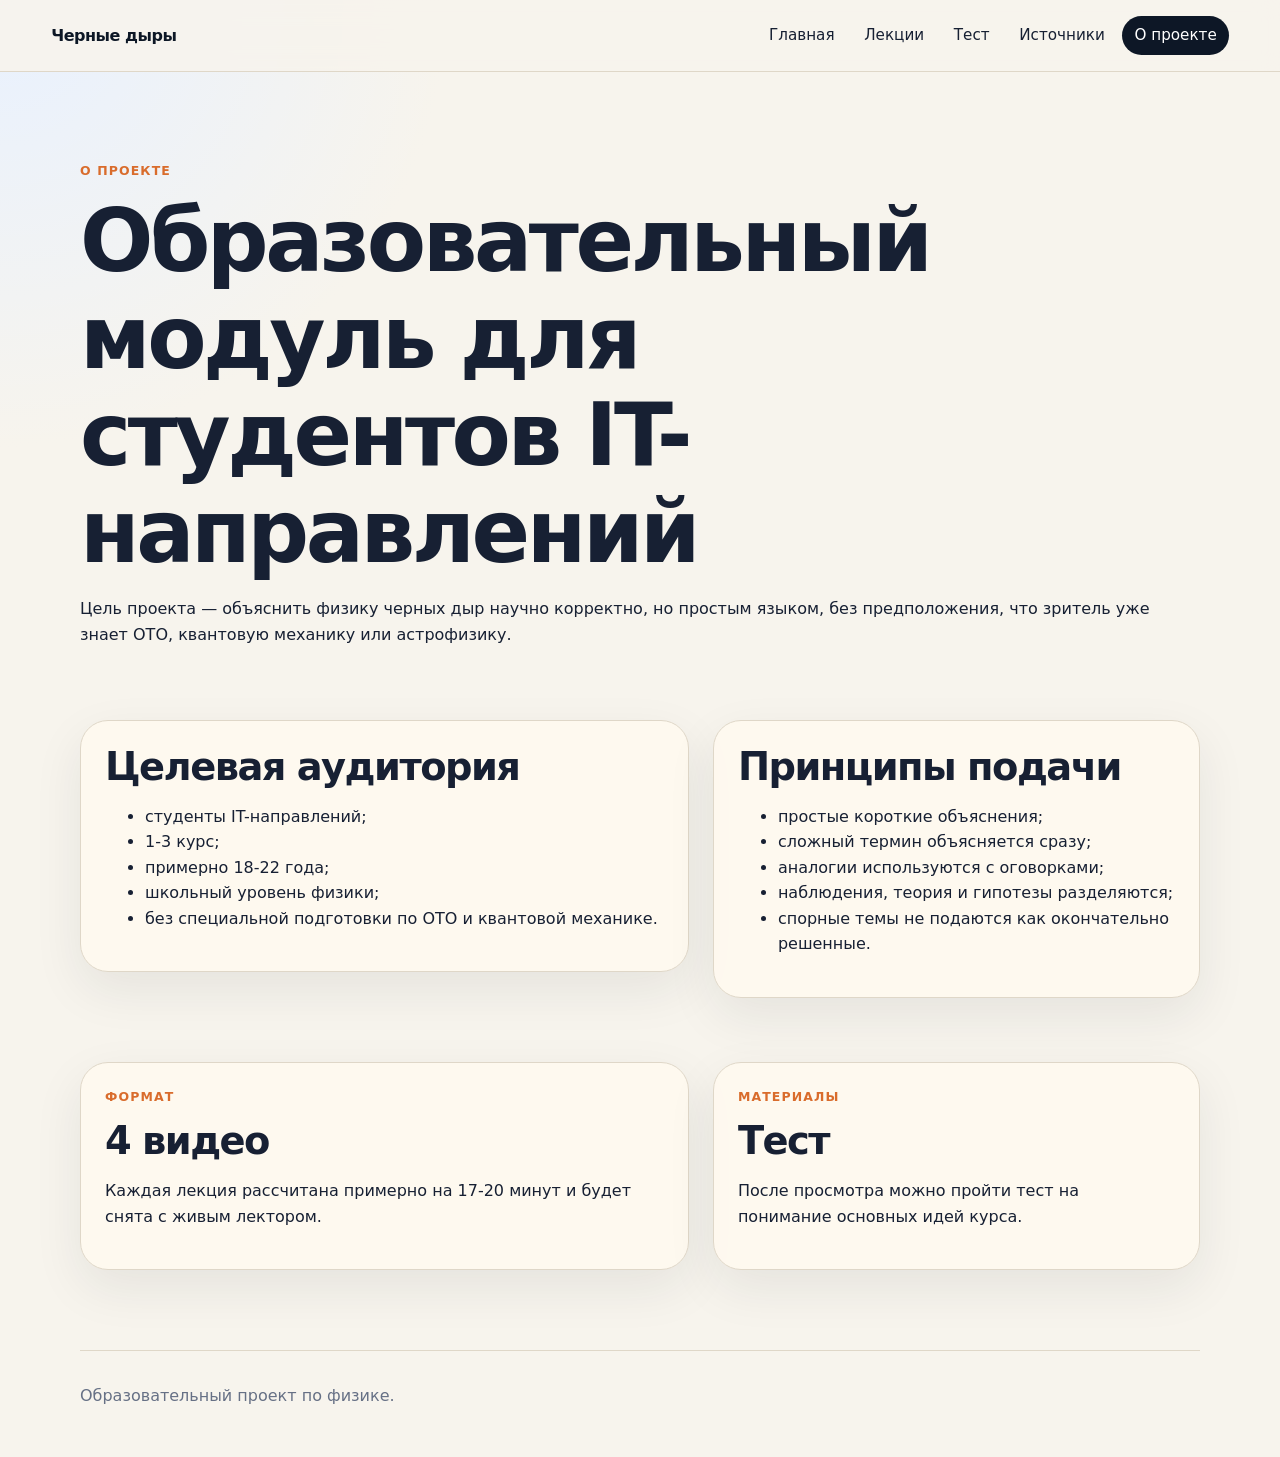
<file: site/about.html>
<!doctype html>
<html lang="ru">
<head>
<meta charset="utf-8">
<meta name="viewport" content="width=device-width, initial-scale=1">
<title>О проекте — Черные дыры</title>
<link rel="stylesheet" href="styles/main.css">
</head>
<body>
<header class="site-header">
<a class="brand" href="index.html">Черные дыры</a>
<nav class="site-nav">
<a href="index.html">Главная</a>
<a href="lectures/index.html">Лекции</a>
<a href="test/index.html">Тест</a>
<a href="sources/index.html">Источники</a>
<a class="active" href="about.html">О проекте</a>
</nav>
</header>
<main>
<section class="page-title compact-title">
<p class="eyebrow">О проекте</p>
<h1>Образовательный модуль для студентов IT-направлений</h1>
<p>Цель проекта — объяснить физику черных дыр научно корректно, но простым языком, без предположения, что зритель уже знает ОТО, квантовую механику или астрофизику.</p>
</section>
<section class="section two-column">
<div class="content-card">
<h2>Целевая аудитория</h2>
<ul>
<li>студенты IT-направлений;</li>
<li>1-3 курс;</li>
<li>примерно 18-22 года;</li>
<li>школьный уровень физики;</li>
<li>без специальной подготовки по ОТО и квантовой механике.</li>
</ul>
</div>
<div class="content-card">
<h2>Принципы подачи</h2>
<ul>
<li>простые короткие объяснения;</li>
<li>сложный термин объясняется сразу;</li>
<li>аналогии используются с оговорками;</li>
<li>наблюдения, теория и гипотезы разделяются;</li>
<li>спорные темы не подаются как окончательно решенные.</li>
</ul>
</div>
</section>
<section class="section two-column">
<div class="content-card">
<p class="eyebrow">Формат</p>
<h2>4 видео</h2>
<p>Каждая лекция рассчитана примерно на 17-20 минут и будет снята с живым лектором.</p>
</div>
<div class="content-card">
<p class="eyebrow">Материалы</p>
<h2>Тест</h2>
<p>После просмотра можно пройти тест на понимание основных идей курса.</p>
</div>
</section>
</main>
<footer class="site-footer">
<p>Образовательный проект по физике.</p>
</footer>
</body>
</html>
</file>
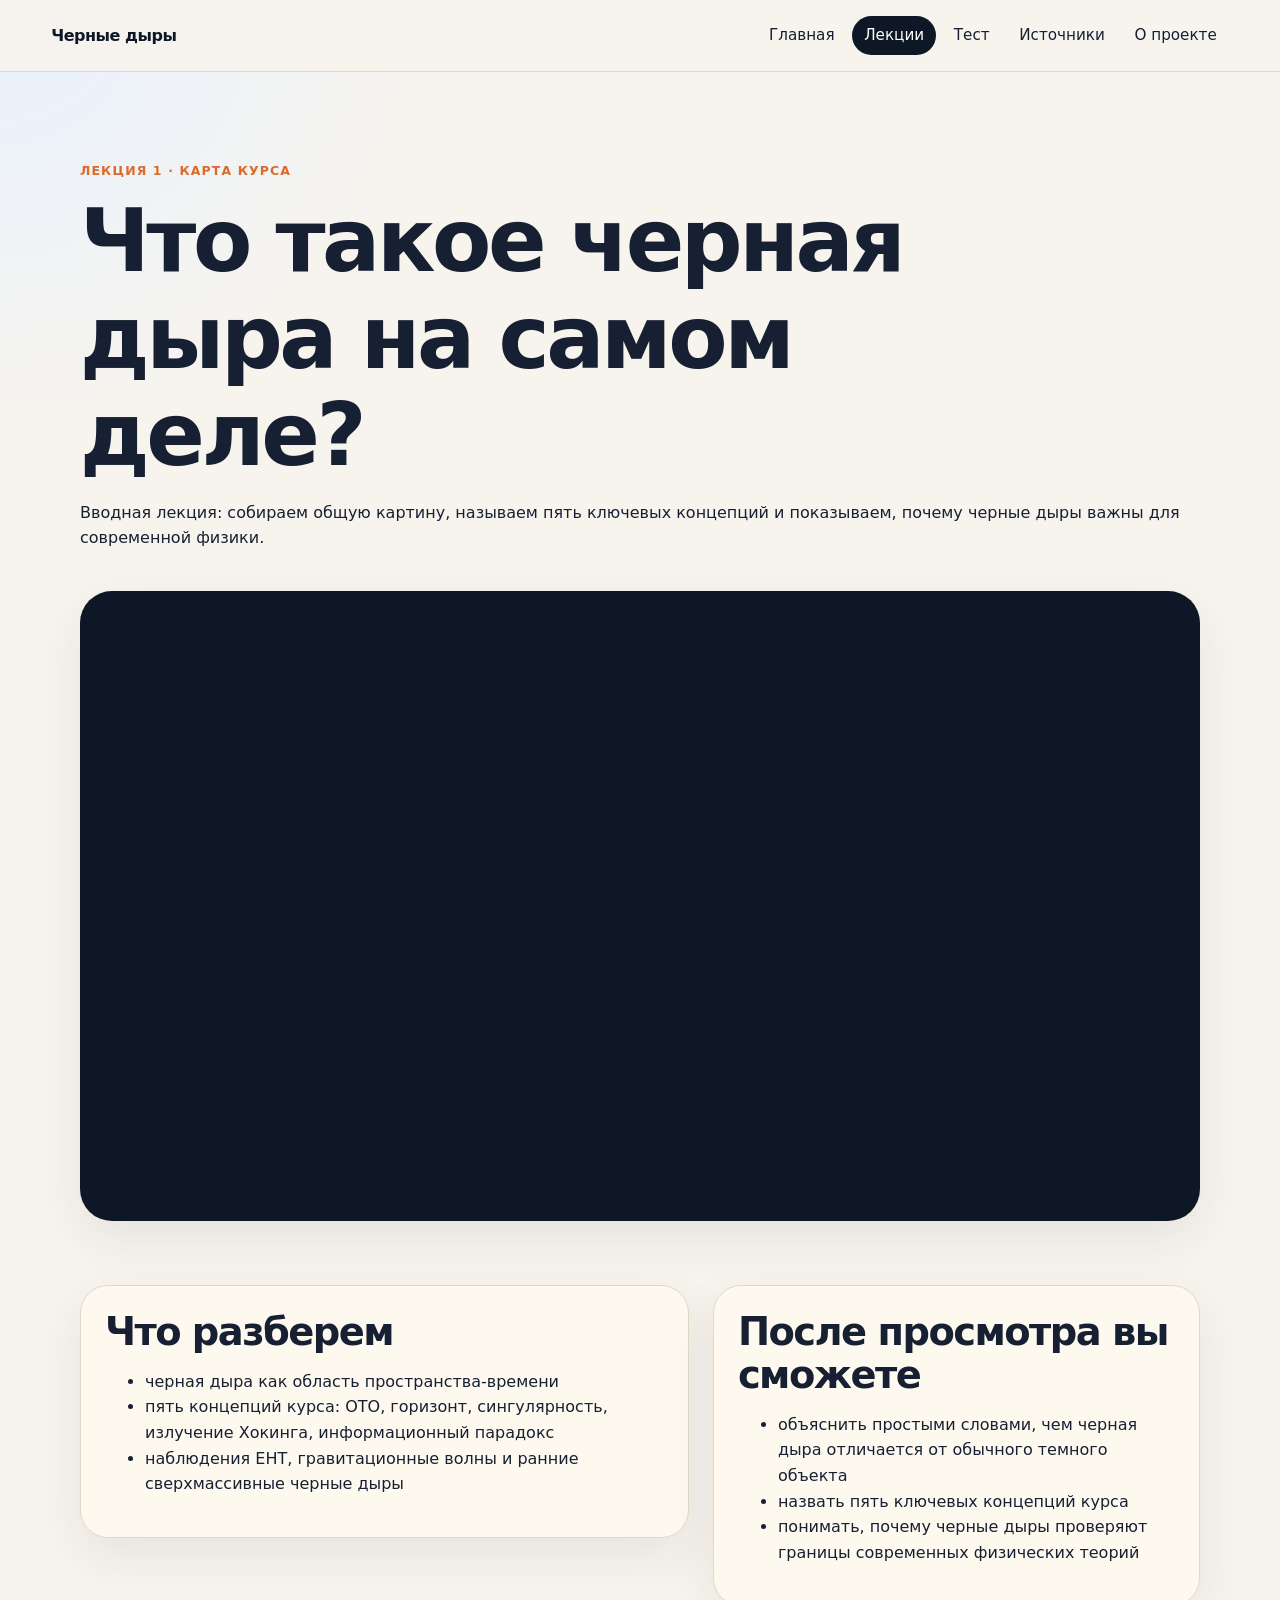
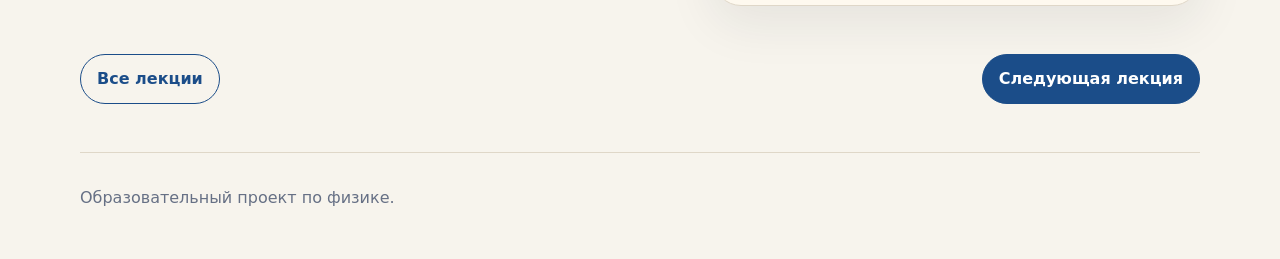
<file: site/lectures/lecture1.html>
<!doctype html>
<html lang="ru">
<head>
<meta charset="utf-8">
<meta name="viewport" content="width=device-width, initial-scale=1">
<title>Лекция 1 — Черные дыры</title>
<link rel="stylesheet" href="../styles/main.css">
</head>
<body>
<header class="site-header"><a class="brand" href="../index.html">Черные дыры</a><nav class="site-nav"><a href="../index.html">Главная</a><a class="active" href="index.html">Лекции</a><a href="../test/index.html">Тест</a><a href="../sources/index.html">Источники</a><a href="../about.html">О проекте</a></nav></header>
<main>
<section class="page-title compact-title">
<p class="eyebrow">Лекция 1 · карта курса</p>
<h1>Что такое черная дыра на самом деле?</h1>
<p>Вводная лекция: собираем общую картину, называем пять ключевых концепций и показываем, почему черные дыры важны для современной физики.</p>
</section>
<section class="video-embed" aria-label="Видео лекции 1">
<iframe src="https://rutube.ru/play/embed/3951df8ca57f6b1161263efeaf37b5c7?p=CTVWcMMcJp7kcqo3BwmQew" allow="clipboard-write; autoplay; fullscreen; picture-in-picture; encrypted-media" allowfullscreen loading="lazy" referrerpolicy="strict-origin-when-cross-origin" title="Лекция 1. Что такое черная дыра на самом деле?"></iframe>
</section>
<section class="section two-column">
<div class="content-card">
<h2>Что разберем</h2>
<ul>
<li>черная дыра как область пространства-времени</li>
<li>пять концепций курса: ОТО, горизонт, сингулярность, излучение Хокинга, информационный парадокс</li>
<li>наблюдения EHT, гравитационные волны и ранние сверхмассивные черные дыры</li>
</ul>
</div>
<div class="content-card">
<h2>После просмотра вы сможете</h2>
<ul>
<li>объяснить простыми словами, чем черная дыра отличается от обычного темного объекта</li>
<li>назвать пять ключевых концепций курса</li>
<li>понимать, почему черные дыры проверяют границы современных физических теорий</li>
</ul>
</div>
</section>
<nav class="lecture-nav" aria-label="Навигация по лекциям">
<a class="button secondary" href="index.html">Все лекции</a>
<a class="button" href="lecture2.html">Следующая лекция</a>
</nav>
</main>
<footer class="site-footer"><p>Образовательный проект по физике.</p></footer>
</body>
</html>
</file>
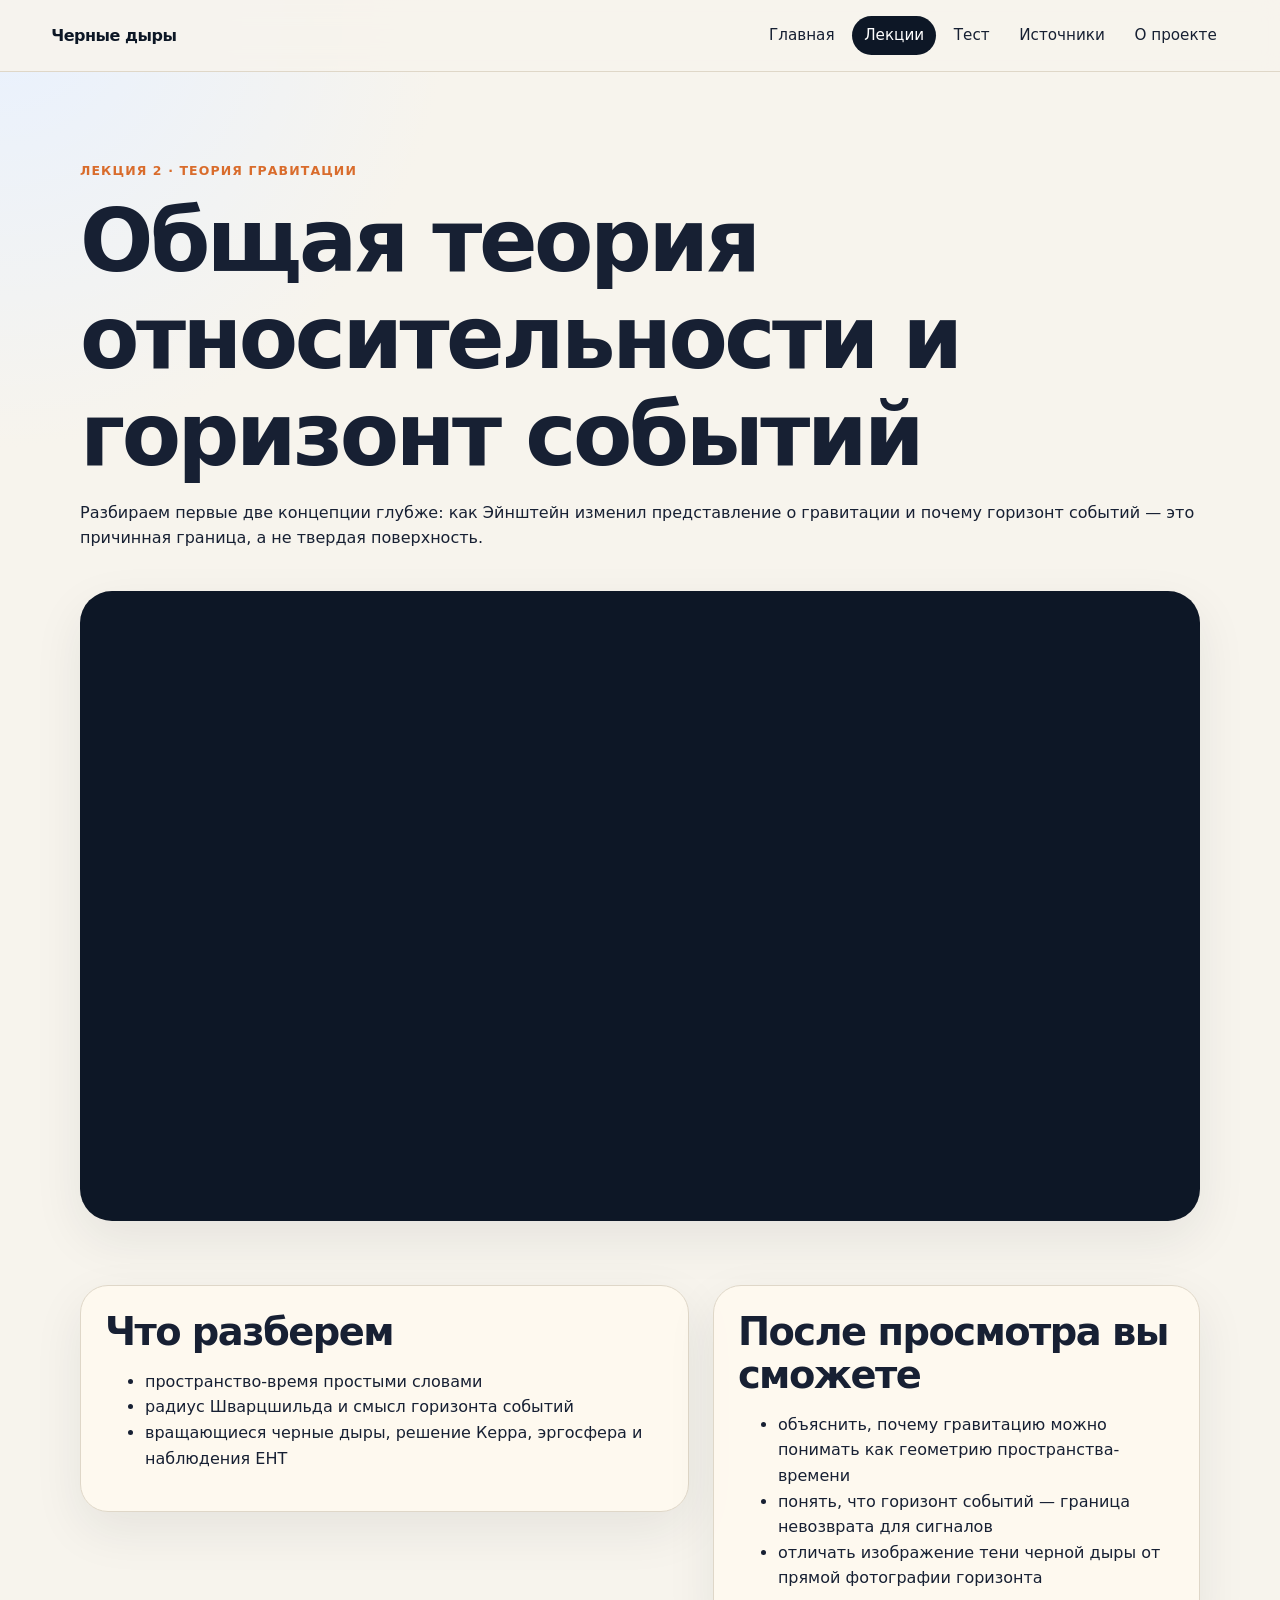
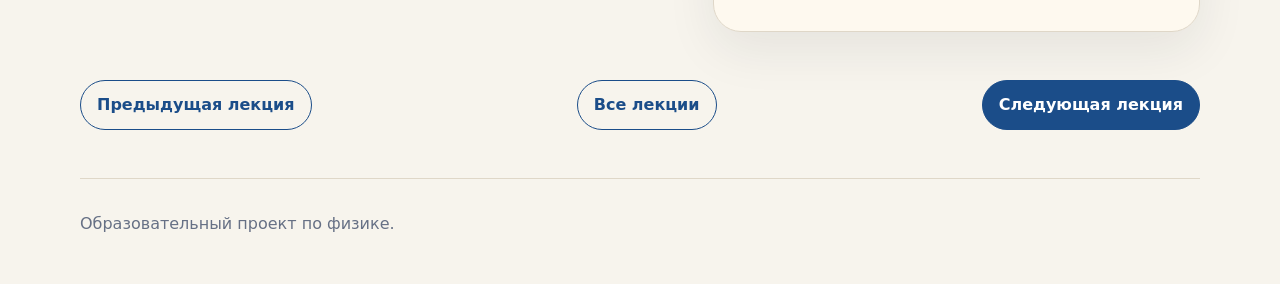
<file: site/lectures/lecture2.html>
<!doctype html>
<html lang="ru">
<head>
<meta charset="utf-8">
<meta name="viewport" content="width=device-width, initial-scale=1">
<title>Лекция 2 — Черные дыры</title>
<link rel="stylesheet" href="../styles/main.css">
</head>
<body>
<header class="site-header"><a class="brand" href="../index.html">Черные дыры</a><nav class="site-nav"><a href="../index.html">Главная</a><a class="active" href="index.html">Лекции</a><a href="../test/index.html">Тест</a><a href="../sources/index.html">Источники</a><a href="../about.html">О проекте</a></nav></header>
<main>
<section class="page-title compact-title">
<p class="eyebrow">Лекция 2 · теория гравитации</p>
<h1>Общая теория относительности и горизонт событий</h1>
<p>Разбираем первые две концепции глубже: как Эйнштейн изменил представление о гравитации и почему горизонт событий — это причинная граница, а не твердая поверхность.</p>
</section>
<section class="video-embed" aria-label="Видео лекции 2">
<iframe src="https://rutube.ru/play/embed/42a563b5f22947b3d58ca31691af3e39?p=dRsYxFFCPZHv2dRR2F9dHA" allow="clipboard-write; autoplay; fullscreen; picture-in-picture; encrypted-media" allowfullscreen loading="lazy" referrerpolicy="strict-origin-when-cross-origin" title="Лекция 2. Общая теория относительности и горизонт событий"></iframe>
</section>
<section class="section two-column">
<div class="content-card">
<h2>Что разберем</h2>
<ul>
<li>пространство-время простыми словами</li>
<li>радиус Шварцшильда и смысл горизонта событий</li>
<li>вращающиеся черные дыры, решение Керра, эргосфера и наблюдения EHT</li>
</ul>
</div>
<div class="content-card">
<h2>После просмотра вы сможете</h2>
<ul>
<li>объяснить, почему гравитацию можно понимать как геометрию пространства-времени</li>
<li>понять, что горизонт событий — граница невозврата для сигналов</li>
<li>отличать изображение тени черной дыры от прямой фотографии горизонта</li>
</ul>
</div>
</section>
<nav class="lecture-nav" aria-label="Навигация по лекциям">
<a class="button secondary" href="lecture1.html">Предыдущая лекция</a>
<a class="button secondary" href="index.html">Все лекции</a>
<a class="button" href="lecture3.html">Следующая лекция</a>
</nav>
</main>
<footer class="site-footer"><p>Образовательный проект по физике.</p></footer>
</body>
</html>
</file>
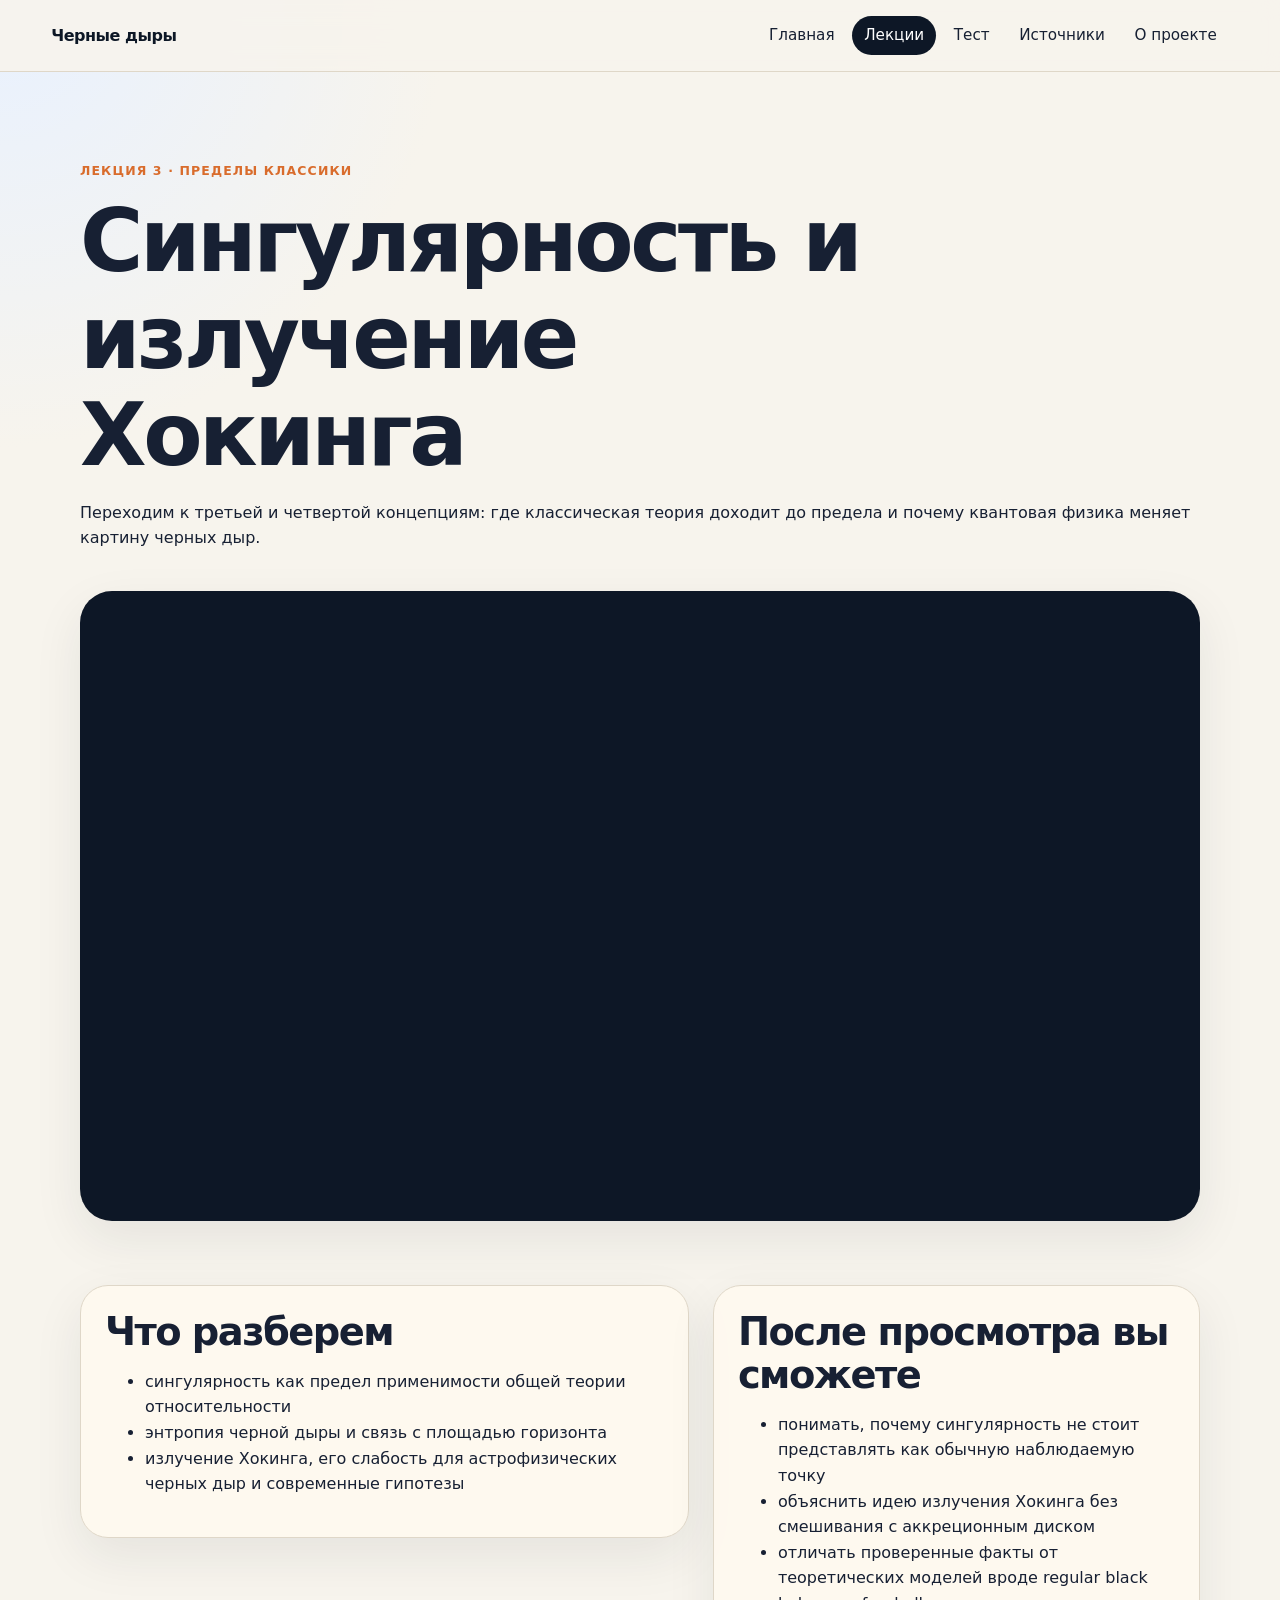
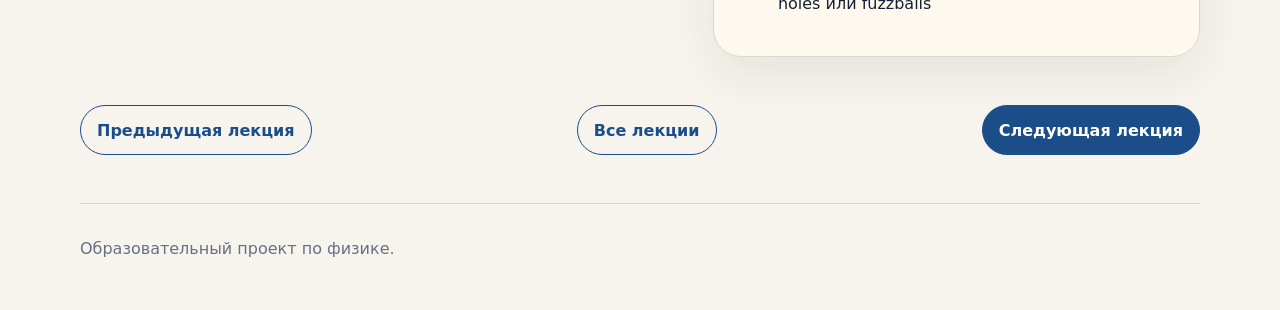
<file: site/lectures/lecture3.html>
<!doctype html>
<html lang="ru">
<head>
<meta charset="utf-8">
<meta name="viewport" content="width=device-width, initial-scale=1">
<title>Лекция 3 — Черные дыры</title>
<link rel="stylesheet" href="../styles/main.css">
</head>
<body>
<header class="site-header"><a class="brand" href="../index.html">Черные дыры</a><nav class="site-nav"><a href="../index.html">Главная</a><a class="active" href="index.html">Лекции</a><a href="../test/index.html">Тест</a><a href="../sources/index.html">Источники</a><a href="../about.html">О проекте</a></nav></header>
<main>
<section class="page-title compact-title">
<p class="eyebrow">Лекция 3 · пределы классики</p>
<h1>Сингулярность и излучение Хокинга</h1>
<p>Переходим к третьей и четвертой концепциям: где классическая теория доходит до предела и почему квантовая физика меняет картину черных дыр.</p>
</section>
<section class="video-embed" aria-label="Видео лекции 3">
<iframe src="https://rutube.ru/play/embed/742ba32348f4c9867b4260844db77bf0?p=zHzkKNI0g838Jx6eTxNZYQ" allow="clipboard-write; autoplay; fullscreen; picture-in-picture; encrypted-media" allowfullscreen loading="lazy" referrerpolicy="strict-origin-when-cross-origin" title="Лекция 3. Сингулярность и излучение Хокинга"></iframe>
</section>
<section class="section two-column">
<div class="content-card">
<h2>Что разберем</h2>
<ul>
<li>сингулярность как предел применимости общей теории относительности</li>
<li>энтропия черной дыры и связь с площадью горизонта</li>
<li>излучение Хокинга, его слабость для астрофизических черных дыр и современные гипотезы</li>
</ul>
</div>
<div class="content-card">
<h2>После просмотра вы сможете</h2>
<ul>
<li>понимать, почему сингулярность не стоит представлять как обычную наблюдаемую точку</li>
<li>объяснить идею излучения Хокинга без смешивания с аккреционным диском</li>
<li>отличать проверенные факты от теоретических моделей вроде regular black holes или fuzzballs</li>
</ul>
</div>
</section>
<nav class="lecture-nav" aria-label="Навигация по лекциям">
<a class="button secondary" href="lecture2.html">Предыдущая лекция</a>
<a class="button secondary" href="index.html">Все лекции</a>
<a class="button" href="lecture4.html">Следующая лекция</a>
</nav>
</main>
<footer class="site-footer"><p>Образовательный проект по физике.</p></footer>
</body>
</html>
</file>
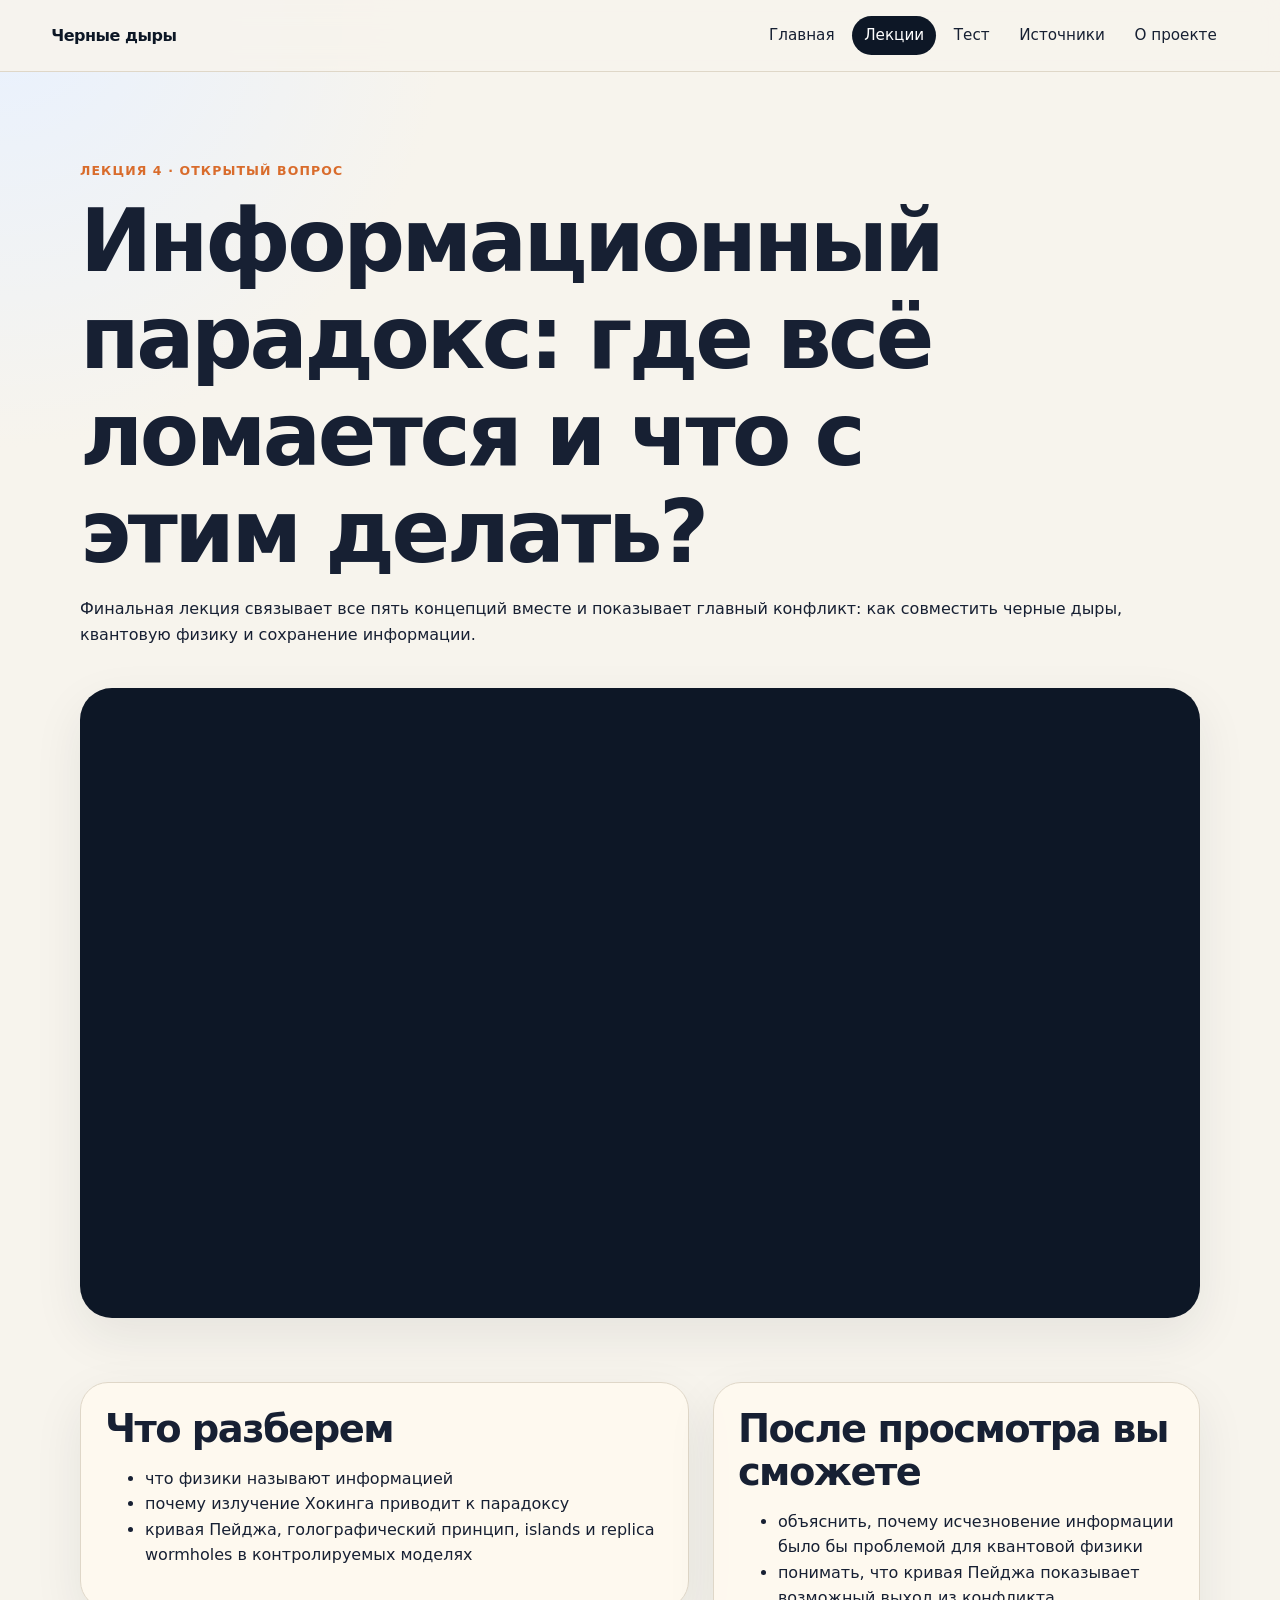
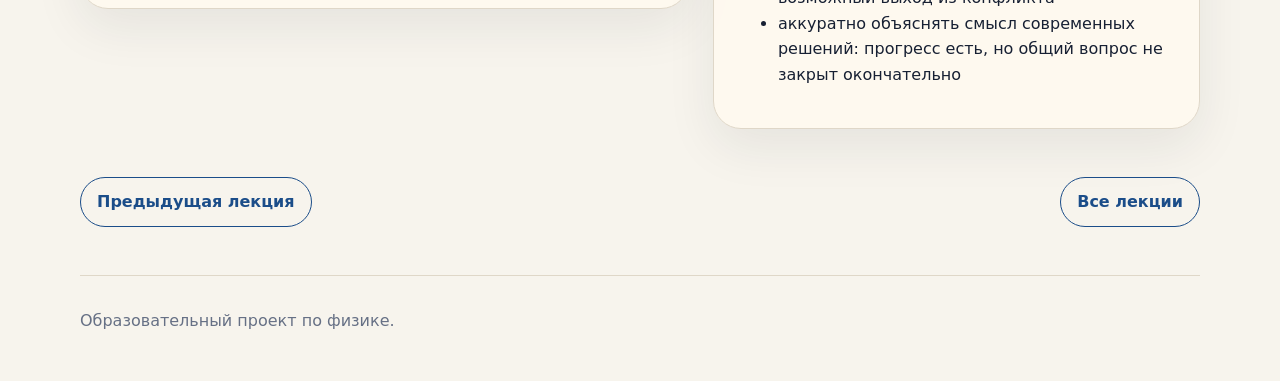
<file: site/lectures/lecture4.html>
<!doctype html>
<html lang="ru">
<head>
<meta charset="utf-8">
<meta name="viewport" content="width=device-width, initial-scale=1">
<title>Лекция 4 — Черные дыры</title>
<link rel="stylesheet" href="../styles/main.css">
</head>
<body>
<header class="site-header"><a class="brand" href="../index.html">Черные дыры</a><nav class="site-nav"><a href="../index.html">Главная</a><a class="active" href="index.html">Лекции</a><a href="../test/index.html">Тест</a><a href="../sources/index.html">Источники</a><a href="../about.html">О проекте</a></nav></header>
<main>
<section class="page-title compact-title">
<p class="eyebrow">Лекция 4 · открытый вопрос</p>
<h1>Информационный парадокс: где всё ломается и что с этим делать?</h1>
<p>Финальная лекция связывает все пять концепций вместе и показывает главный конфликт: как совместить черные дыры, квантовую физику и сохранение информации.</p>
</section>
<section class="video-embed" aria-label="Видео лекции 4">
<iframe src="https://rutube.ru/play/embed/c580b9a4de0ad3aeb70707e79b2a143c?p=QammSxRlYBiPadG7c8Skyg" allow="clipboard-write; autoplay; fullscreen; picture-in-picture; encrypted-media" allowfullscreen loading="lazy" referrerpolicy="strict-origin-when-cross-origin" title="Лекция 4. Информационный парадокс"></iframe>
</section>
<section class="section two-column">
<div class="content-card">
<h2>Что разберем</h2>
<ul>
<li>что физики называют информацией</li>
<li>почему излучение Хокинга приводит к парадоксу</li>
<li>кривая Пейджа, голографический принцип, islands и replica wormholes в контролируемых моделях</li>
</ul>
</div>
<div class="content-card">
<h2>После просмотра вы сможете</h2>
<ul>
<li>объяснить, почему исчезновение информации было бы проблемой для квантовой физики</li>
<li>понимать, что кривая Пейджа показывает возможный выход из конфликта</li>
<li>аккуратно объяснять смысл современных решений: прогресс есть, но общий вопрос не закрыт окончательно</li>
</ul>
</div>
</section>
<nav class="lecture-nav" aria-label="Навигация по лекциям">
<a class="button secondary" href="lecture3.html">Предыдущая лекция</a>
<a class="button secondary" href="index.html">Все лекции</a>
</nav>
</main>
<footer class="site-footer"><p>Образовательный проект по физике.</p></footer>
</body>
</html>
</file>
<file: site/styles/main.css>
:root{--bg:#f7f4ed;--panel:#fffaf0;--text:#172033;--muted:#667085;--line:#dfd7c8;--accent:#1b4d89;--orange:#d96c2c;--dark:#0d1726;--shadow:0 18px 50px rgba(23,32,51,.08)}
*{box-sizing:border-box}
body{margin:0;font-family:Inter,system-ui,-apple-system,BlinkMacSystemFont,"Segoe UI",sans-serif;color:var(--text);background:radial-gradient(circle at top left,#e8f1ff 0,transparent 28rem),var(--bg);line-height:1.6}
a{color:var(--accent)}
.site-header{position:sticky;top:0;z-index:10;display:flex;align-items:center;justify-content:space-between;gap:1.5rem;padding:1rem clamp(1rem,4vw,4rem);background:rgba(247,244,237,.92);border-bottom:1px solid var(--line);backdrop-filter:blur(12px)}
.brand{color:var(--dark);font-weight:850;text-decoration:none;letter-spacing:-.03em}
.site-nav{display:flex;flex-wrap:wrap;gap:.35rem;justify-content:flex-end}
.site-nav a{color:var(--text);text-decoration:none;padding:.45rem .75rem;border-radius:999px;font-size:.95rem}
.site-nav a:hover,.site-nav a.active{background:var(--dark);color:#fff}
main{width:min(1120px,calc(100% - 2rem));margin:0 auto}
.hero,.page-title{padding:clamp(3rem,7vw,6rem) 0 2.5rem}
.compact-title{padding-bottom:1.5rem}
.hero{display:grid;grid-template-columns:minmax(0,1.5fr) minmax(280px,.8fr);gap:2rem;align-items:center}
h1,h2,h3{line-height:1.12;letter-spacing:-.04em;margin:0 0 1rem}
h1{font-size:clamp(2.4rem,7vw,5.4rem);max-width:900px}
h2{font-size:clamp(1.7rem,3vw,2.5rem)}
h3{font-size:1.25rem}
p{margin:0 0 1rem}
.lead{font-size:clamp(1.15rem,2vw,1.35rem);color:var(--muted);max-width:760px}
.eyebrow{color:var(--orange);font-weight:850;text-transform:uppercase;letter-spacing:.09em;font-size:.78rem;margin-bottom:.75rem}
.button-row,.hero-actions{display:flex;flex-wrap:wrap;gap:.75rem;margin-top:1.25rem}
.button-column{display:flex;flex-direction:column;gap:.75rem;align-items:flex-start}
.button{display:inline-flex;align-items:center;justify-content:center;min-height:2.7rem;padding:.7rem 1rem;border-radius:999px;background:var(--accent);color:#fff;text-decoration:none;font-weight:750;border:1px solid var(--accent)}
.button.secondary{background:transparent;color:var(--accent)}
.button:hover{transform:translateY(-1px)}
.hero-panel,.card,.wide-card,.info-box,.content-card{background:rgba(255,250,240,.88);border:1px solid var(--line);border-radius:28px;box-shadow:var(--shadow)}
.hero-panel{padding:1.5rem}
.concept-list{margin:0;padding-left:1.25rem}
.concept-list li+li{margin-top:.5rem}
.section{padding:2rem 0}
.section-heading{max-width:760px;margin-bottom:1.5rem}
.card-grid{display:grid;grid-template-columns:repeat(4,minmax(0,1fr));gap:1rem}
.card{padding:1.25rem}
.text-link{font-weight:800;text-decoration:none}
.accent{margin:2rem 0;padding:1.5rem;border-radius:28px;background:#eaf2ff;border:1px solid #cbdff7}
.split,.two-column{display:grid;grid-template-columns:minmax(0,1fr) minmax(280px,.8fr);gap:1.5rem;align-items:start}
.three-column{display:grid;grid-template-columns:repeat(3,minmax(0,1fr));gap:1rem}
.stack{display:grid;gap:1rem;padding-bottom:2rem}
.wide-card{display:grid;grid-template-columns:minmax(0,1fr) auto;gap:1.5rem;padding:1.5rem;align-items:center}
.video-placeholder{min-height:320px;display:grid;place-items:center;text-align:center;border-radius:32px;background:linear-gradient(135deg,#0d1726,#1b4d89);color:#fff;margin-bottom:2rem;padding:2rem}
.video-embed{position:relative;aspect-ratio:16/9;width:100%;margin-bottom:2rem;border-radius:32px;overflow:hidden;background:#0d1726;box-shadow:var(--shadow)}
.video-embed iframe{position:absolute;inset:0;width:100%;height:100%;border:0}
.video-placeholder span{display:block;font-size:clamp(1.5rem,4vw,2.5rem);font-weight:850;letter-spacing:-.04em;margin-bottom:.75rem}
.pill{display:inline-flex;align-items:center;justify-content:center;padding:.4rem .75rem;border-radius:999px;background:#fff3df;color:#9a4a16;font-weight:850;border:1px solid #f1c99d;font-size:.88rem}
.lecture-nav{display:flex;flex-wrap:wrap;gap:.75rem;justify-content:space-between;margin:1rem 0 2rem}
.check-list{margin:0;padding-left:1.25rem}
.info-box,.content-card{padding:1.5rem}
.doc-list{display:grid;gap:.75rem;margin-top:1rem}
.doc-list a{display:block;padding:.85rem 1rem;border:1px solid var(--line);border-radius:16px;background:#fff;text-decoration:none;font-weight:750}
.site-footer{width:min(1120px,calc(100% - 2rem));margin:3rem auto 0;padding:2rem 0;color:var(--muted);border-top:1px solid var(--line)}

@media(max-width:900px){.hero,.split,.two-column,.wide-card,.three-column{grid-template-columns:1fr}
.card-grid{grid-template-columns:repeat(2,minmax(0,1fr))}
}

@media(max-width:640px){.site-header{align-items:flex-start;flex-direction:column}
.site-nav{justify-content:flex-start}
.card-grid{grid-template-columns:1fr}
.button,.button-row,.button-column{width:100%}
}
</file>
